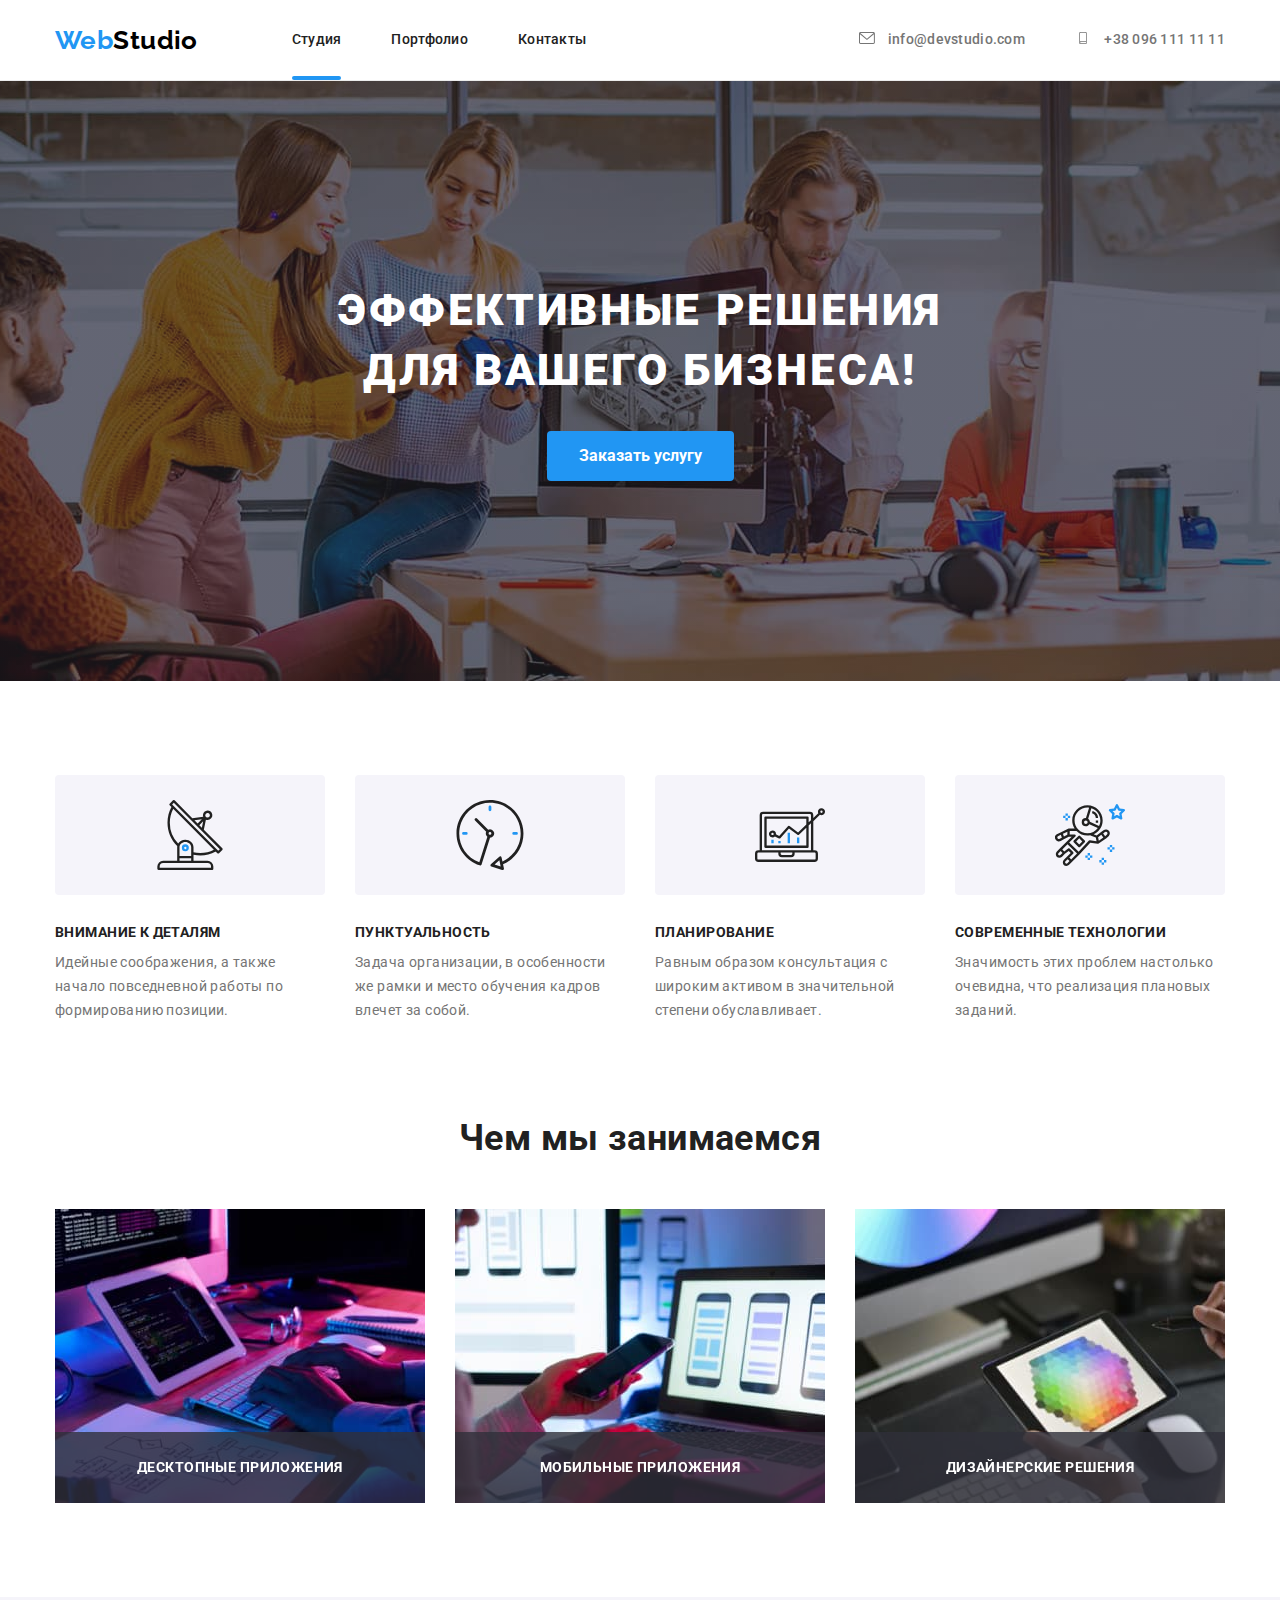
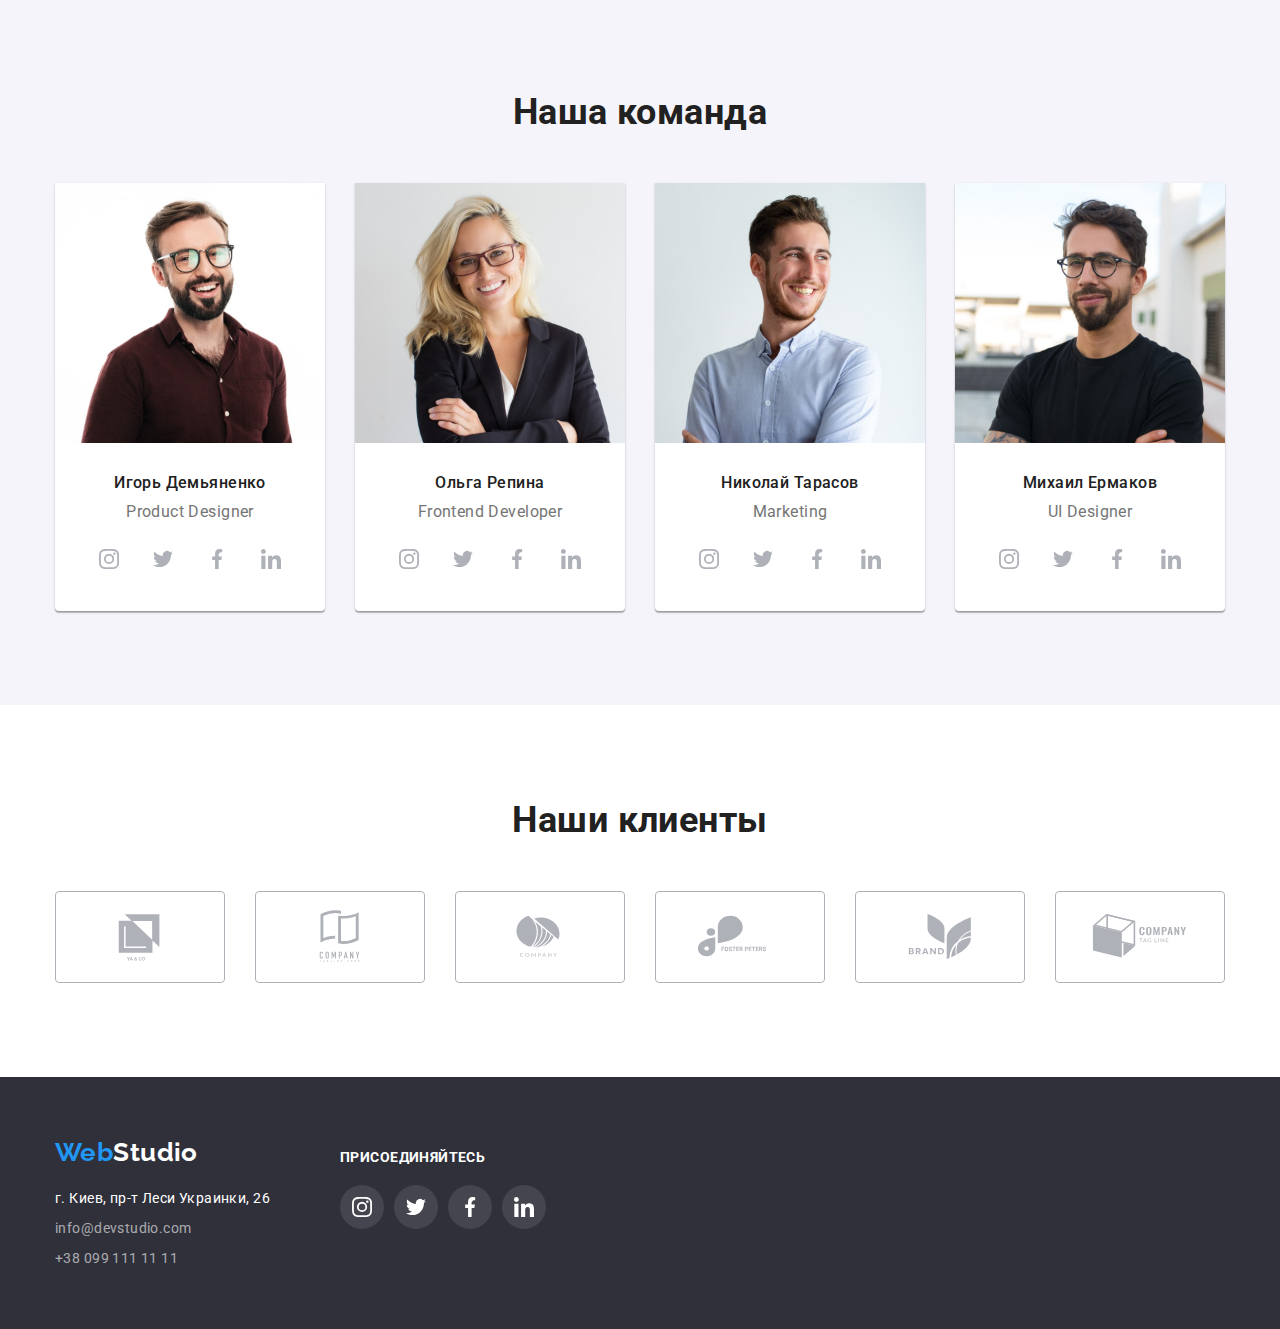
<file: index.html>
<!DOCTYPE html>
<html lang="ru">

<head>
    <meta charset="UTF-8">
    <meta http-equiv="X-UA-Compatible" content="IE=edge">
    <meta name="viewport" content="width=device-width, initial-scale=1.0">
    <title>Web Studio</title>
    <link rel="preconnect" href="https://fonts.googleapis.com">
    <link rel="preconnect" href="https://fonts.gstatic.com" crossorigin>
    <link href="https://fonts.googleapis.com/css2?family=Raleway:wght@700&family=Roboto:wght@400;500;700;900&display=swap"
        rel="stylesheet">
    <link rel="stylesheet" href="https://cdnjs.cloudflare.com/ajax/libs/modern-normalize/1.1.0/modern-normalize.css" />
    <link rel="stylesheet" href="./css/styles.css" />
    
</head>

<body>

    <!--шапка сторінки-->
    <header>
        <div class="container container-header">
            <div class="main-menu">
                <!--навігація по сайту/ головне меню-->
                <nav class="nav-menu">

                    <!--логотип-посилання-->
                    <a class="link logo-text" href="./index.html" id="top">Web<span class="top-logo-text">Studio</span></a>

                    <ul class="list main-nav">
                        <li class="item"><a class="link nav-link underline" href="#studio">Студия</a></li>   <!--посилання на якір з інф. про студію-->
                        <li class="item"><a class="link nav-link" href="./portfolio.html">Портфолио</a></li>               <!--посилання на сторінку з портфоліо-->
                        <li class="item"><a class="link nav-link" href="#contacts">Контакты</a></li>                       <!--посилання на якір контантів/футер сторінки -->
                    </ul>
                </nav>
            </div>

            <ul class="list contacts-nav">
                <li class="item">
                    
                    <a class="link contact-link" href="mailto:info@devstudio.com">
                        <svg class="contact-icon" width="16" height="12">
                            <use href="./images/icons.svg#icon-envelope"></use>
                        </svg>
                            <span lang="en">info@devstudio.com</span>
                    </a>
                </li>

                <li class="item">
                    <a class="link contact-link" href="tel:+380961111111">
                        <svg class="contact-icon" width="16" height="12">
                            <use href="./images/icons.svg#icon-smartphone"></use>
                        </svg>
                        <span>+38 096 111 11 11</span>
                    </a>
                </li>
            </ul>

        </div>
    </header>

    <main>

        <!--секція з кнопкою замовлення послуги-->
        <section class="hero overlay">
            
                <div class="container">
                    <h1 class="hero-title">Эффективные решения для вашего бизнеса!</h1>

                    <button class="hero-btn" type="button" data-modal-open> Заказать услугу</button>

                    <div class="backdrop is-hidden" data-modal>
                       
                        <div class="modal"> 
                            
                            <button class="close-modal-btn" data-modal-close>
                                <svg width="11" height="11">
                                    <use href="./images/icons.svg#close-cross-icon"></use>
                                </svg>
                            </button>

                        </div>
                    </div>
                </div>
            
        </section>


        <!--секція з основною інформацією про веб-студію-->
        <section class="description">
            
            <div class="container">
                <h2 class="visually-hidden">Методы работы нашей веб-студии</h2>
                
                <!-- контейнер з текстовими блоками-->
                <ul class="list description-list">
                    <li class="description-item">
                        <div class="descr-icon-space">
                            <svg class="descr-icon" width="70" height="70">
                                <use href="./images/icons.svg#icon-antenna-1"></use>
                            </svg>
                        </div>
                        <h3 class="description-title">Внимание к деталям</h3>
                        <p class="description-text">
                            Идейные соображения, а также начало повседневной работы по формированию позиции.
                        </p>
                    </li>

                    <li class="description-item">
                        <div class="descr-icon-space">
                            <svg class="descr-icon" width="70" height="70">
                                <use href="./images/icons.svg#icon-clock-1"></use>
                            </svg>
                        </div>
                        <h3 class="description-title">Пунктуальность</h3>
                        <p class="description-text">
                           Задача организации, в особенности же рамки и место обучения кадров влечет за собой.
                        </p>
                    </li>

                    <li class="description-item">
                        <div class="descr-icon-space">
                            <svg class="descr-icon" width="70" height="70">
                                <use href="./images/icons.svg#icon-diagram-1"></use>
                            </svg>
                        </div>
                        <h3 class="description-title">Планирование</h3>
                        <p class="description-text">
                            Равным образом консультация с широким активом в значительной степени обуславливает.
                        </p>
                    </li>

                    <li class="description-item">
                        <div class="descr-icon-space">
                            <svg class="descr-icon" width="70" height="70">
                                <use href="./images/icons.svg#icon-astronaut-1"></use>
                            </svg>
                        </div>
                        <h3 class="description-title">Современные технологии</h3>
                        <p class="description-text">
                            Значимость этих проблем настолько очевидна, что реализация плановых заданий.
                        </p>
                    </li>
                    
                </ul>
            </div>
        </section>

        <!--інформаційна секція -->
        <section class="info">
            <div class="container">
                <h2 class="section-title">Чем мы занимаемся</h2>
                <ul class="list info-list">
                    <li class="info-item">
                    
                        <!--<div class="info-item-"> -->
                        <img src="./images/image1.jpg" alt="рабочий стол" width="370">
                        <p class="info-title">Десктопные приложения</p>
                    
                    </li>
                    
                    <li class="info-item">
                        <img src="./images/image2.jpg" alt="экран ноутбука" width="370">
                        <p class="info-title">Мобильные приложения</p>
                    </li>
                    
                    <li class="info-item">
                        <img src="./images/image3.jpg" alt="планшет" width="370">
                        <p class="info-title">Дизайнерские решения</p>
                    </li>
                </ul>
            </div>
        </section>


        <!--секція з інформацією про персонал веб-студії-->
        <section class="team">
            <div class="container">
                <h2 class="section-title">Наша команда</h2>

                <ul class="list team-list">
                    <li class="team-item">
                        <img src="./images/card1.jpg" alt="Игорь Демьяненко. Product Designer" width="270">
                        
                        <div class="team-border">
                            <h3 class="team-name">Игорь Демьяненко</h3>
                            <p class="team-position" lang="en">Product Designer</p>
                        
                            <ul class="list social-icon-list">
                                <li class="social-icon-area">
                                    <a class="social-link" href="#">
                                        <svg class="social-icon" width="20" height="20">
                                            <use href="./images/icons.svg#icon-instagram-icon"></use>
                                        </svg>
                                    </a>
                                </li>
                                
                                <li class="social-icon-area">
                                    <a class="social-link" href="">
                                        <svg class="social-icon" width="20" height="20">
                                            <use href="./images/icons.svg#icon-twitter-icon"></use>
                                        </svg>
                                    </a>
                                </li>
                            
                                <li class="social-icon-area">
                                    <a class="social-link" href="">
                                        <svg class="social-icon" width="20" height="20">
                                            <use href="./images/icons.svg#icon-facebook-icon"></use>
                                        </svg>
                                    </a>
                                </li>
                                
                                <li class="social-icon-area">
                                    <a class="social-link" href="">
                                        <svg class="social-icon" width="20" height="20">
                                            <use href="./images/icons.svg#icon-linkedin-icon"></use>
                                        </svg>
                                    </a>
                                </li>
                                
                            </ul>
                        
                        </div>
                    </li>


                    <li class="team-item">
                        <img src="./images/card2.jpg" alt="Ольга Репина. Frontend Developer" width="270">
                        
                        <div class="team-border">
                            <h3 class="team-name">Ольга Репина</h3>
                            <p class="team-position" lang="en">Frontend Developer</p>

                            <ul class="list social-icon-list">
                                <li class="social-icon-area">
                                    <a class="social-link" href="#">
                                        <svg class="social-icon" width="20" height="20">
                                            <use href="./images/icons.svg#icon-instagram-icon"></use>
                                        </svg>
                                    </a>
                                </li>

                                <li class="social-icon-area">
                                    <a class="social-link" href="">
                                        <svg class="social-icon" width="20" height="20">
                                            <use href="./images/icons.svg#icon-twitter-icon"></use>
                                        </svg>
                                    </a>
                                </li>

                                <li class="social-icon-area">
                                    <a class="social-link" href="">
                                        <svg class="social-icon" width="20" height="20">
                                            <use href="./images/icons.svg#icon-facebook-icon"></use>
                                        </svg>
                                    </a>
                                </li>

                                <li class="social-icon-area">
                                    <a class="social-link" href="">
                                        <svg class="social-icon" width="20" height="20">
                                            <use href="./images/icons.svg#icon-linkedin-icon"></use>
                                        </svg>
                                    </a>
                                </li>

                            </ul>

                        </div>
                    </li>

                    <li class="team-item">
                        <img src="./images/card3.jpg" alt="Николай Тарасов. Marketing" width="270">

                        <div class="team-border">
                            <h3 class="team-name">Николай Тарасов</h3>
                            <p class="team-position" lang="en">Marketing</p>

                            <ul class="list social-icon-list">
                                <li class="social-icon-area">
                                    <a class="social-link" href="#">
                                        <svg class="social-icon" width="20" height="20">
                                            <use href="./images/icons.svg#icon-instagram-icon"></use>
                                        </svg>
                                    </a>
                                </li>
                            
                                <li class="social-icon-area">
                                    <a class="social-link" href="">
                                        <svg class="social-icon" width="20" height="20">
                                            <use href="./images/icons.svg#icon-twitter-icon"></use>
                                        </svg>
                                    </a>
                                </li>
                            
                                <li class="social-icon-area">
                                    <a class="social-link" href="">
                                        <svg class="social-icon" width="20" height="20">
                                            <use href="./images/icons.svg#icon-facebook-icon"></use>
                                        </svg>
                                    </a>
                                </li>
                            
                                <li class="social-icon-area">
                                    <a class="social-link" href="">
                                        <svg class="social-icon" width="20" height="20">
                                            <use href="./images/icons.svg#icon-linkedin-icon"></use>
                                        </svg>
                                    </a>
                                </li>
                            
                            </ul>
                        </div>
                    </li>

                    <li class="team-item">
                        <img src="./images/card4.jpg" alt="Михаил Ермаков. UI Designer" width="270">
                        
                        <div class="team-border">
                            <h3 class="team-name">Михаил Ермаков</h3>
                            <p class="team-position" lang="en">UI Designer</p>

                            <ul class="list social-icon-list">
                                <li class="social-icon-area">
                                    <a class="social-link" href="#">
                                        <svg class="social-icon" width="20" height="20">
                                            <use href="./images/icons.svg#icon-instagram-icon"></use>
                                        </svg>
                                    </a>
                                </li>
                            
                                <li class="social-icon-area">
                                    <a class="social-link" href="">
                                        <svg class="social-icon" width="20" height="20">
                                            <use href="./images/icons.svg#icon-twitter-icon"></use>
                                        </svg>
                                    </a>
                                </li>
                            
                                <li class="social-icon-area">
                                    <a class="social-link" href="">
                                        <svg class="social-icon" width="20" height="20">
                                            <use href="./images/icons.svg#icon-facebook-icon"></use>
                                        </svg>
                                    </a>
                                </li>
                            
                                <li class="social-icon-area">
                                    <a class="social-link" href="">
                                        <svg class="social-icon" width="20" height="20">
                                            <use href="./images/icons.svg#icon-linkedin-icon"></use>
                                        </svg>
                                    </a>
                                </li>
                            
                            </ul>
                        </div>
                    </li>
                </ul>
            </div>
        </section>

        <section class="our-clients">
            <div class="container container-clients">
                <h2 class="section-title">Наши клиенты</h2>

                <ul class="list client-icon-list">
                    <li class="client-item">
                        <a href="" class="client-link">
                            <svg class="client-icon"  width="106" height="60">
                                <use href="./images/icons.svg#icon-client-logo-1"></use>
                            </svg>
                        </a>
                    </li>

                    <li class="client-item">
                        <a href="" class="client-link">
                            <svg class="client-icon" width="106" height="60">
                                <use href="./images/icons.svg#icon-client-logo-2"></use>
                            </svg>
                        </a>
                    </li>

                    <li class="client-item">
                        <a href="" class="client-link">
                            <svg class="client-icon" width="106" height="60">
                                <use href="./images/icons.svg#icon-client-logo-3"></use>
                            </svg>
                        </a>
                    </li>

                    <li class="client-item">
                        <a href="" class="client-link">
                            <svg class="client-icon" width="106" height="60">
                                <use href="./images/icons.svg#icon-client-logo-4"></use>
                            </svg>
                        </a>
                    </li>

                    <li class="client-item">
                        <a href="" class="client-link">
                            <svg class="client-icon" width="106" height="60">
                                <use href="./images/icons.svg#icon-client-logo-5"></use>
                            </svg>
                        </a>
                    </li>

                    <li class="client-item">
                        <a href="" class="client-link">
                            <svg class="client-icon" width="106" height="60">
                                <use href="./images/icons.svg#icon-client-logo-6"></use>
                            </svg>
                        </a>
                    </li>

                </ul>

            </div>
        </section>

    </main>

    <!--контактна інформація-->
    <footer class="footer-section">
        <div class="container container-footer">
            
            <div>    <!--обгортка для вирівнювання різних блоків футера-->
                <!--логотип-посилання-->
                <a class="link logo-text" href="#top">Web<span class="footer-logo-text">Studio</span></a>
        
                <address id="contacts">
                    <ul class="list">
                        <li class="contact-item">
                            <a class="link post-address"
                                href="https://www.google.com/maps/place/%D0%B1%D1%83%D0%BB.+%D0%9B%D0%B5%D1%81%D0%B8+%D0%A3%D0%BA%D1%80%D0%B0%D0%B8%D0%BD%D0%BA%D0%B8,+26,+%D0%9A%D0%B8%D0%B5%D0%B2,+02000/@50.4265841,30.5361971,17z/data=!4m13!1m7!3m6!1s0x40d4cf0e033ecbe9:0x57a4dffefec77da0!2z0LHRg9C7LiDQm9C10YHQuCDQo9C60YDQsNC40L3QutC4LCAyNiwg0JrQuNC10LIsIDAyMDAw!3b1!8m2!3d50.4265807!4d30.5383858!3m4!1s0x40d4cf0e033ecbe9:0x57a4dffefec77da0!8m2!3d50.4265807!4d30.5383858">
                                г. Киев, пр-т Леси Украинки, 26</a>
                        </li>
                        <li class="contact-item">
                            <a class="link footer-contacts-text" href="mailto:info@devstudio.com">info@devstudio.com</a>
                        </li>
                        <li class="contact-item">
                            <a class="link footer-contacts-text" href="tel:+380991111111">+38 099 111 11 11</a>
                        </li>
                    </ul>
                </address>
            </div>

            <div class="footer-soc-link-block">
                            
                <p class="footer-title">ПРИСОЕДИНЯЙТЕСЬ</p>

                <ul class="list social-icon-list">
                    <li class="social-icon-area">
                        <a class="footer-social-link" href="#">
                            <svg class="footer-social-icon" width="20" height="20">
                                <use href="./images/icons.svg#icon-instagram-icon"></use>
                            </svg>
                        </a>
                    </li>
                
                    <li class="social-icon-area">
                        <a class="footer-social-link" href="">
                            <svg class="footer-social-icon" width="20" height="20">
                                <use href="./images/icons.svg#icon-twitter-icon"></use>
                            </svg>
                        </a>
                    </li>
                
                    <li class="social-icon-area">
                        <a class="footer-social-link" href="">
                            <svg class="footer-social-icon" width="20" height="20">
                                <use href="./images/icons.svg#icon-facebook-icon"></use>
                            </svg>
                        </a>
                    </li>
                
                    <li class="social-icon-area">
                        <a class="footer-social-link" href="">
                            <svg class="footer-social-icon" width="20" height="20">
                                <use href="./images/icons.svg#icon-linkedin-icon"></use>
                            </svg>
                        </a>
                    </li>
                
                </ul>
            </div>
            
        </div>
    </footer>

    <script src="./js/modal.js"></script>
</body>

</html>
</file>
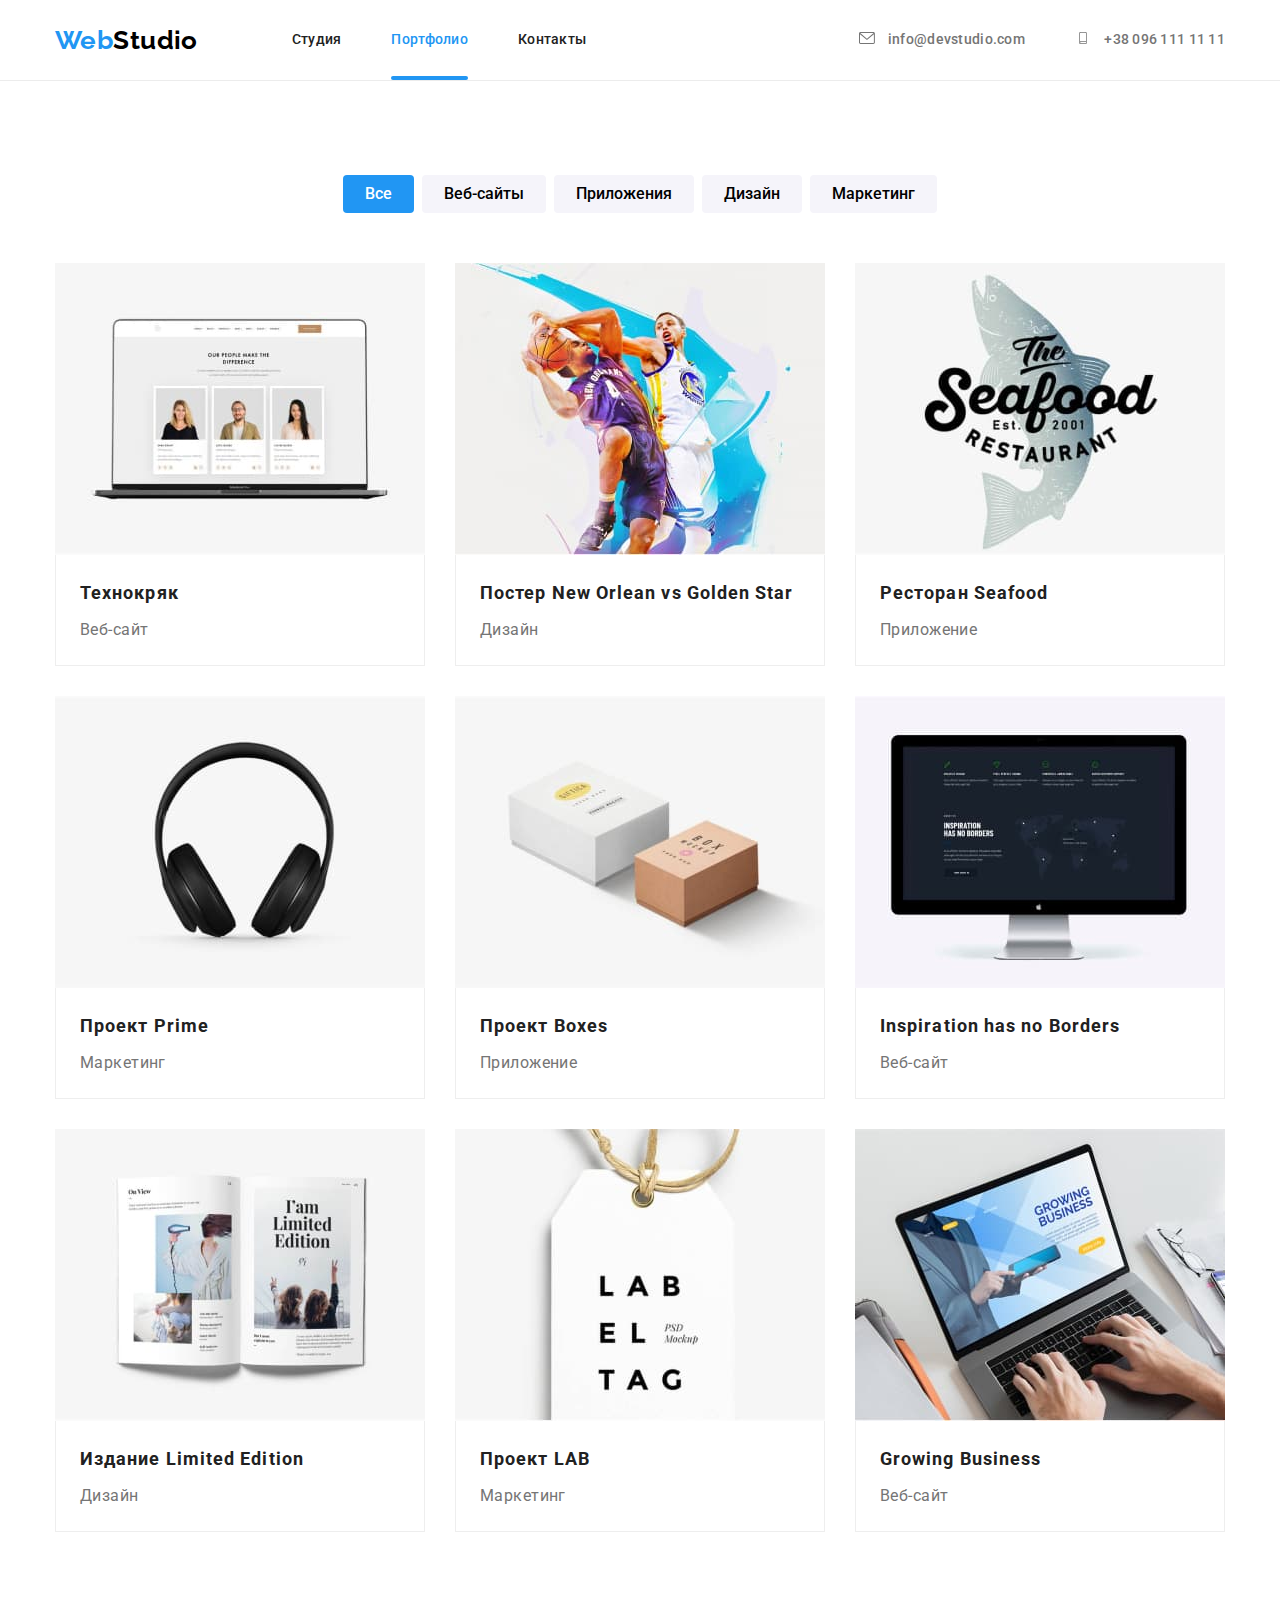
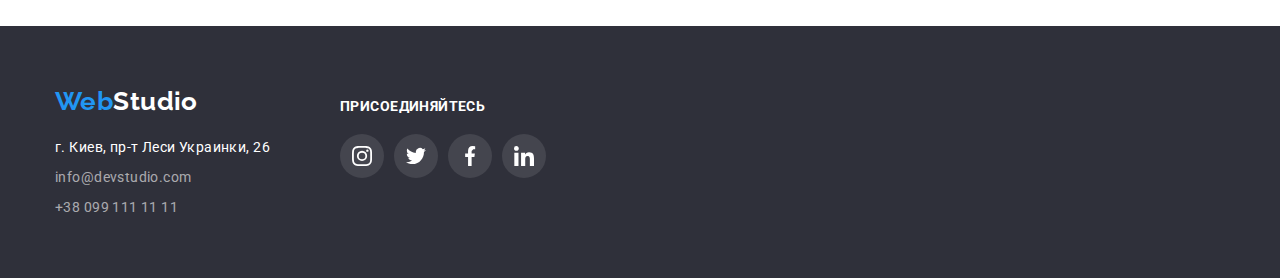
<file: portfolio.html>
<!DOCTYPE html>
<html lang="ru">

<head>
    <meta charset="UTF-8">
    <meta http-equiv="X-UA-Compatible" content="IE=edge">
    <meta name="viewport" content="width=device-width, initial-scale=1.0">
    <title>Web Studio</title>
    <link rel="preconnect" href="https://fonts.googleapis.com">
    <link rel="preconnect" href="https://fonts.gstatic.com" crossorigin>
    <link href="https://fonts.googleapis.com/css2?family=Raleway:wght@700&family=Roboto:wght@400;500;700;900&display=swap"
        rel="stylesheet">
    <link rel="stylesheet" href="https://cdnjs.cloudflare.com/ajax/libs/modern-normalize/1.1.0/modern-normalize.css" />
    <link rel="stylesheet" href="./css/styles.css" />
    </head>

<body>

    <!--шапка сторінки-->
<header>
        <div class="container container-header">
            <div class="main-menu">
                <nav class="nav-menu">

                    <a class="link logo-text" href="./index.html" id="top">Web<span class="top-logo-text">Studio</span></a>

                    <ul class="list main-nav">
                        <li class="item"><a class="link nav-link" href="./index.html">Студия</a></li>
                        <li class="item"><a class="link current" href="#portfolio">Портфолио</a></li>
                        <li class="item"><a class="link nav-link" href="#contacts">Контакты</a></li>
                    </ul>
                </nav>
            </div>

            <ul class="list contacts-nav">
                <li class="item">
            
                    <a class="link contact-link" href="mailto:info@devstudio.com">
                        <svg class="contact-icon" width="16" height="12">
                            <use href="./images/icons.svg#icon-envelope"></use>
                        </svg>
                            <span lang="en">info@devstudio.com</span>
                    </a>
                </li>
            
                <li class="item">
                    <a class="link contact-link" href="tel:+380961111111">
                        <svg class="contact-icon" width="16" height="12">
                            <use href="./images/icons.svg#icon-smartphone"></use>
                        </svg>
                            <span>+38 096 111 11 11</span>
                    </a>
                </li>
            </ul>
            

        </div>
    </header>


    <main>
        <section class="portfolio">
            <div class="container">
                <h1 class="visually-hidden">Портфолио</h1>
                                
                <ul class="list filter-button-list">
                    <li class="button-list-item"><button class="filter-button active" type="button">Все</button></li>
                    <li class="button-list-item"><button class="filter-button" type="button">Веб-сайты</button></li>
                    <li class="button-list-item"><button class="filter-button" type="button">Приложения</button></li>
                    <li class="button-list-item"><button class="filter-button" type="button">Дизайн</button></li>
                    <li class="button-list-item"><button class="filter-button" type="button">Маркетинг</button></li>
                </ul>
                
                <ul class="list portfolio-list">
                    <li class="portfolio-item">
                        <a href="" class="link portfolio-item-link">
                            <div class="portfolio-img-thumb">
                                <img src="./images/portfolio1.jpg" alt="интернет-магазин на экране ноутбука" width="370">
                                <p class="thunmb-descr">Ресурс предлагает комплексные предложения с разным уровнем функционала и сервисов. Все это позволит посетителю получить исчерпывающие сведения о компании или частном лице.</p>    
                                
                            </div> 
                            
                            <div class="portfolio-border">
                                <h2 class="portfolio-title">Технокряк</h2>
                                <p class="portfolio-description">Веб-сайт</p>
                            </div>
                        </a>
                    </li>
                    <li  class="portfolio-item">
                        <a href="" class="link portfolio-item-link">
                            <div class="portfolio-img-thumb">
                                <img src="./images/portfolio2.jpg" alt="постер баскетбольного матча" width="370">
                                <p class="thunmb-descr">Lorem ipsum dolor sit amet consectetur adipisicing elit. Doloribus, expedita. In architecto sint atque, minus magnam autem fugit quae eius, nesciunt laboriosam odio sed aspernatur!</p>
                            </div>

                            <div class="portfolio-border">
                                <h2 class="portfolio-title">Постер <span lang="en">New Orlean vs Golden Star</span></h2>
                                <p class="portfolio-description">Дизайн</p>
                            </div>
                        </a>
                    </li>
                    <li  class="portfolio-item">
                        <a href="" class="link portfolio-item-link">
                            <div class="portfolio-img-thumb">
                                <img src="./images/portfolio3.jpg" alt="название ресторана на фоне изображения рыбы" width="370">
                                <p class="thunmb-descr">Lorem ipsum dolor sit amet consectetur, adipisicing elit. Impedit aspernatur corrupti debitis velit eveniet vel recusandae obcaecati minus dolores reiciendis. Sed voluptatum sequi nesciunt reiciendis.</p>
                            </div>

                            <div class="portfolio-border">
                                <h2 class="portfolio-title">Ресторан <span lang="en">Seafood</span></h2>
                                <p class="portfolio-description">Приложение</p>
                            </div>
                        </a>
                    </li>
                    <li  class="portfolio-item">
                        <a href="" class="link portfolio-item-link">
                            <div class="portfolio-img-thumb">
                                <img src="./images/portfolio4.jpg" alt="наушники" width="370">
                                <p class="thunmb-descr">Lorem ipsum dolor sit amet consectetur, adipisicing elit. Impedit aspernatur corrupti debitis
                                    velit eveniet vel recusandae obcaecati minus dolores reiciendis. Sed voluptatum sequi nesciunt reiciendis.</p>
                            </div>

                            <div class="portfolio-border">
                                <h2 class="portfolio-title">Проект <span lang="en">Prime</span></h2>
                                <p class="portfolio-description">Маркетинг</p>
                            </div>
                        </a>
                    </li>
                    <li  class="portfolio-item">
                        <a href="" class="link portfolio-item-link">
                            <div class="portfolio-img-thumb">
                                <img src="./images/portfolio5.jpg" alt="2 коробочки разного размера" width="370">
                                <p class="thunmb-descr">Lorem ipsum dolor sit amet consectetur, adipisicing elit. Impedit aspernatur corrupti debitis
                                velit eveniet vel recusandae obcaecati minus dolores reiciendis. Sed voluptatum sequi nesciunt reiciendis.</p>
                            </div>

                            <div class="portfolio-border">
                                <h2 class="portfolio-title">Проект <span lang="en">Boxes</span></h2>
                                <p class="portfolio-description">Приложение</p>
                            </div>
                        </a>
                    </li>
                    <li  class="portfolio-item">
                        <a href="" class="link portfolio-item-link">
                            <div class="portfolio-img-thumb">
                                <img src="./images/portfolio6.jpg" alt="моноблок с демонстрацией сайта" width="370">
                                <p class="thunmb-descr">Lorem ipsum dolor sit amet consectetur, adipisicing elit. Impedit aspernatur corrupti debitis
                                    velit eveniet vel recusandae obcaecati minus dolores reiciendis. Sed voluptatum sequi nesciunt reiciendis.</p>
                            </div>

                            <div class="portfolio-border">
                                <h2 class="portfolio-title" lang="en">Inspiration has no Borders</h2>
                                <p class="portfolio-description">Веб-сайт</p>
                            </div>
                        </a>
                    </li>
                    <li  class="portfolio-item">
                        <a href="" class="link portfolio-item-link">
                            <div class="portfolio-img-thumb">
                                <img src="./images/portfolio7.jpg" alt="разворот открытой книги с иллюстрациями" width="370">
                                <p class="thunmb-descr">Lorem ipsum dolor sit amet consectetur, adipisicing elit. Impedit aspernatur corrupti debitis
                                    velit eveniet vel recusandae obcaecati minus dolores reiciendis. Sed voluptatum sequi nesciunt reiciendis.</p>
                            </div>

                            <div class="portfolio-border">
                                <h2 class="portfolio-title">Издание <span lang="en">Limited Edition</span></h2>
                                <p class="portfolio-description">Дизайн</p>
                            </div>
                        </a>
                    </li>
                    <li  class="portfolio-item">
                        <a href="" class="link portfolio-item-link">
                            <div class="portfolio-img-thumb">
                                <img src="./images/portfolio8.jpg" alt="ярлык с надписью LAB EL TAG" width="370">
                                <p class="thunmb-descr">Lorem ipsum dolor sit amet consectetur, adipisicing elit. Impedit aspernatur corrupti debitis
                                    velit eveniet vel recusandae obcaecati minus dolores reiciendis. Sed voluptatum sequi nesciunt reiciendis.</p>
                            </div>

                            <div class="portfolio-border">
                                <h2 class="portfolio-title">Проект <span lang="en">LAB</span></h2>
                                <p class="portfolio-description">Маркетинг</p>
                            </div>    
                        </a>
                    </li>
                    <li  class="portfolio-item">
                        <a href="" class="link portfolio-item-link">
                            <div class="portfolio-img-thumb">
                                <img src="./images/portfolio9.jpg" alt="работа руками на нетбуке" width="370">
                                <p class="thunmb-descr">Lorem ipsum dolor sit amet consectetur, adipisicing elit. Impedit aspernatur corrupti debitis
                                    velit eveniet vel recusandae obcaecati minus dolores reiciendis. Sed voluptatum sequi nesciunt reiciendis.</p>
                            </div>

                            <div class="portfolio-border">
                                <h2 class="portfolio-title" lang="en">Growing Business</h2>
                                <p class="portfolio-description">Веб-сайт</p>
                            </div>
                        </a>
                    </li>
                </ul>
            </div>    
        </section>
    </main>

    <!--контактна інформація-->
    <footer class="footer-section">
        <div class="container container-footer">
            <div>
                <!--логотип-посилання-->
                <a class="link logo-text" href="#top">Web<span class="footer-logo-text">Studio</span></a>
        
                <address id="contacts">
                    <ul class="list">
                        <li class="contact-item">
                            <a class="link post-address"
                                href="https://www.google.com/maps/place/%D0%B1%D1%83%D0%BB.+%D0%9B%D0%B5%D1%81%D0%B8+%D0%A3%D0%BA%D1%80%D0%B0%D0%B8%D0%BD%D0%BA%D0%B8,+26,+%D0%9A%D0%B8%D0%B5%D0%B2,+02000/@50.4265841,30.5361971,17z/data=!4m13!1m7!3m6!1s0x40d4cf0e033ecbe9:0x57a4dffefec77da0!2z0LHRg9C7LiDQm9C10YHQuCDQo9C60YDQsNC40L3QutC4LCAyNiwg0JrQuNC10LIsIDAyMDAw!3b1!8m2!3d50.4265807!4d30.5383858!3m4!1s0x40d4cf0e033ecbe9:0x57a4dffefec77da0!8m2!3d50.4265807!4d30.5383858">
                                г. Киев, пр-т Леси Украинки, 26</a>
                        </li>
                        <li class="contact-item">
                            <a class="link footer-contacts-text" href="mailto:info@devstudio.com">info@devstudio.com</a>
                        </li>
                        <li class="contact-item">
                            <a class="link footer-contacts-text" href="tel:+380991111111">+38 099 111 11 11</a>
                        </li>
                    </ul>
                </address>
            </div>

            <div class="footer-soc-link-block">
            
                <p class="footer-title">ПРИСОЕДИНЯЙТЕСЬ</p>
            
                <ul class="list social-icon-list">
                    <li class="social-icon-area">
                        <a class="footer-social-link" href="#">
                            <svg class="footer-social-icon" width="20" height="20">
                                <use href="./images/icons.svg#icon-instagram-icon"></use>
                            </svg>
                        </a>
                    </li>
            
                    <li class="social-icon-area">
                        <a class="footer-social-link" href="">
                            <svg class="footer-social-icon" width="20" height="20">
                                <use href="./images/icons.svg#icon-twitter-icon"></use>
                            </svg>
                        </a>
                    </li>
            
                    <li class="social-icon-area">
                        <a class="footer-social-link" href="">
                            <svg class="footer-social-icon" width="20" height="20">
                                <use href="./images/icons.svg#icon-facebook-icon"></use>
                            </svg>
                        </a>
                    </li>
            
                    <li class="social-icon-area">
                        <a class="footer-social-link" href="">
                            <svg class="footer-social-icon" width="20" height="20">
                                <use href="./images/icons.svg#icon-linkedin-icon"></use>
                            </svg>
                        </a>
                    </li>
            
                </ul>
            </div>
        </div>

    </footer>

</body>

</html>
</file>
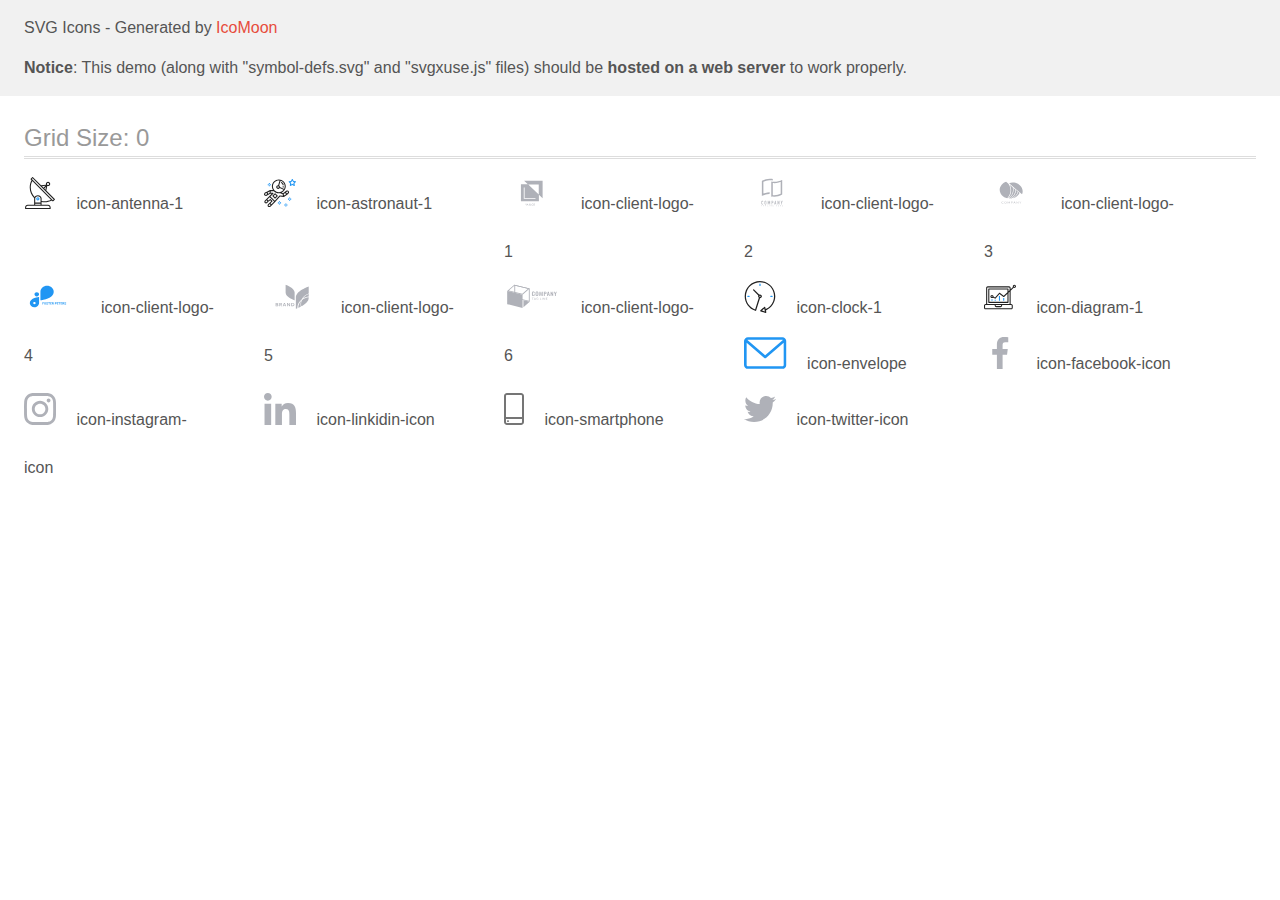
<file: sources/icomoon-sprite-2/demo-external-svg.html>
<!doctype html>
<html>
<head>
    <title>IcoMoon - SVG Icons</title>
    <meta charset="utf-8">
    <meta name="viewport" content="width=device-width, initial-scale=1">
    <link rel="stylesheet" href="demo-files/demo.css">
    <link rel="stylesheet" href="style.css">
</head>
<body>
<header class="bgc1 clearfix">
<div class="mhl">
    <p>SVG Icons - Generated by <a href="https://icomoon.io/app">IcoMoon</a></p><p><strong>Notice</strong>: This demo (along with "symbol-defs.svg" and "svgxuse.js" files) should be <b>hosted on a web server</b> to work properly.</p>
</div>
</header>
    <div class="clearfix mhl ptl">
        <h1 class="mvm mtn fgc1">Grid Size: 0</h1>
        <div class="glyph fs1">
            <div class="clearfix pbs">
                <svg class="icon icon-antenna-1"><use xlink:href="symbol-defs.svg#icon-antenna-1"></use></svg><span class="name"> icon-antenna-1</span>
            </div>
        </div>
        <div class="glyph fs1">
            <div class="clearfix pbs">
                <svg class="icon icon-astronaut-1"><use xlink:href="symbol-defs.svg#icon-astronaut-1"></use></svg><span class="name"> icon-astronaut-1</span>
            </div>
        </div>
        <div class="glyph fs1">
            <div class="clearfix pbs">
                <svg class="icon icon-client-logo-1"><use xlink:href="symbol-defs.svg#icon-client-logo-1"></use></svg><span class="name"> icon-client-logo-1</span>
            </div>
        </div>
        <div class="glyph fs1">
            <div class="clearfix pbs">
                <svg class="icon icon-client-logo-2"><use xlink:href="symbol-defs.svg#icon-client-logo-2"></use></svg><span class="name"> icon-client-logo-2</span>
            </div>
        </div>
        <div class="glyph fs1">
            <div class="clearfix pbs">
                <svg class="icon icon-client-logo-3"><use xlink:href="symbol-defs.svg#icon-client-logo-3"></use></svg><span class="name"> icon-client-logo-3</span>
            </div>
        </div>
        <div class="glyph fs1">
            <div class="clearfix pbs">
                <svg class="icon icon-client-logo-4"><use xlink:href="symbol-defs.svg#icon-client-logo-4"></use></svg><span class="name"> icon-client-logo-4</span>
            </div>
        </div>
        <div class="glyph fs1">
            <div class="clearfix pbs">
                <svg class="icon icon-client-logo-5"><use xlink:href="symbol-defs.svg#icon-client-logo-5"></use></svg><span class="name"> icon-client-logo-5</span>
            </div>
        </div>
        <div class="glyph fs1">
            <div class="clearfix pbs">
                <svg class="icon icon-client-logo-6"><use xlink:href="symbol-defs.svg#icon-client-logo-6"></use></svg><span class="name"> icon-client-logo-6</span>
            </div>
        </div>
        <div class="glyph fs1">
            <div class="clearfix pbs">
                <svg class="icon icon-clock-1"><use xlink:href="symbol-defs.svg#icon-clock-1"></use></svg><span class="name"> icon-clock-1</span>
            </div>
        </div>
        <div class="glyph fs1">
            <div class="clearfix pbs">
                <svg class="icon icon-diagram-1"><use xlink:href="symbol-defs.svg#icon-diagram-1"></use></svg><span class="name"> icon-diagram-1</span>
            </div>
        </div>
        <div class="glyph fs1">
            <div class="clearfix pbs">
                <svg class="icon icon-envelope"><use xlink:href="symbol-defs.svg#icon-envelope"></use></svg><span class="name"> icon-envelope</span>
            </div>
        </div>
        <div class="glyph fs1">
            <div class="clearfix pbs">
                <svg class="icon icon-facebook-icon"><use xlink:href="symbol-defs.svg#icon-facebook-icon"></use></svg><span class="name"> icon-facebook-icon</span>
            </div>
        </div>
        <div class="glyph fs1">
            <div class="clearfix pbs">
                <svg class="icon icon-instagram-icon"><use xlink:href="symbol-defs.svg#icon-instagram-icon"></use></svg><span class="name"> icon-instagram-icon</span>
            </div>
        </div>
        <div class="glyph fs1">
            <div class="clearfix pbs">
                <svg class="icon icon-linkidin-icon"><use xlink:href="symbol-defs.svg#icon-linkidin-icon"></use></svg><span class="name"> icon-linkidin-icon</span>
            </div>
        </div>
        <div class="glyph fs1">
            <div class="clearfix pbs">
                <svg class="icon icon-smartphone"><use xlink:href="symbol-defs.svg#icon-smartphone"></use></svg><span class="name"> icon-smartphone</span>
            </div>
        </div>
        <div class="glyph fs1">
            <div class="clearfix pbs">
                <svg class="icon icon-twitter-icon"><use xlink:href="symbol-defs.svg#icon-twitter-icon"></use></svg><span class="name"> icon-twitter-icon</span>
            </div>
        </div>
  </div>
<script defer src="svgxuse.js"></script>
</body>
</html>
</file>
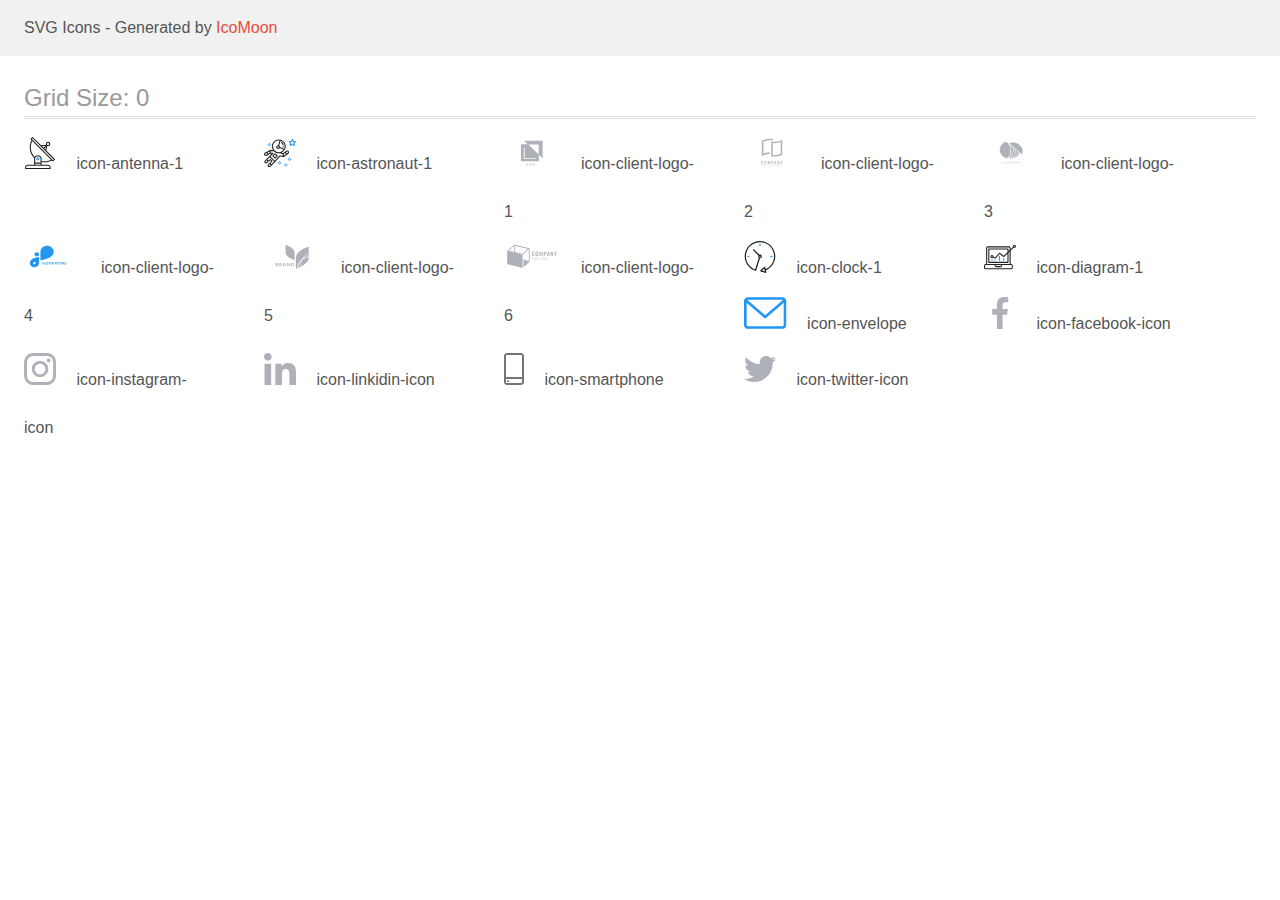
<file: sources/icomoon-sprite-2/demo.html>
<!doctype html>
<html>
<head>
    <title>IcoMoon - SVG Icons</title>
    <meta charset="utf-8">
    <meta name="viewport" content="width=device-width, initial-scale=1">
    <link rel="stylesheet" href="demo-files/demo.css">
    <link rel="stylesheet" href="style.css">
</head>
<body>
<svg aria-hidden="true" style="position: absolute; width: 0; height: 0; overflow: hidden;" version="1.1" xmlns="http://www.w3.org/2000/svg" xmlns:xlink="http://www.w3.org/1999/xlink">
<defs>
<symbol id="icon-antenna-1" viewBox="0 0 32 32">
<path fill="#212121" style="fill: var(--color1, #212121)" d="M30.773 22.098l-8.443-8.505 0.937-4.616c0.225 0.090 0.485 0.144 0.758 0.146h0.007c0.008 0 0.017 0 0.026 0 1.192 0 2.159-0.967 2.159-2.159s-0.967-2.159-2.159-2.159c-1.192 0-2.159 0.967-2.159 2.159 0 0.259 0.046 0.508 0.13 0.739l-0.005-0.015-4.96 0.606-8.091-8.133c-0.096-0.098-0.229-0.159-0.376-0.16h-0c-0.14 0.001-0.274 0.057-0.373 0.155l-1.512 1.504c-0.096 0.097-0.156 0.23-0.156 0.377s0.060 0.281 0.156 0.377v0l0.814 0.825c-1.143 2.062-1.816 4.522-1.816 7.139 0 4.106 1.656 7.824 4.336 10.525l-0.001-0.001c0.043 0.041 0.092 0.074 0.146 0.097-0.032 0.164-0.051 0.353-0.052 0.546v6.188h-6.4c-1.472 0.001-2.666 1.194-2.667 2.666v1.067c0 0.295 0.239 0.534 0.534 0.534h24.534c0.294 0 0.533-0.239 0.533-0.534v-1.067c-0.002-1.472-1.195-2.665-2.666-2.666h-6.4v-2.742c1.003 0.21 2.024 0.317 3.049 0.32 2.58-0.003 5.005-0.663 7.117-1.822l-0.077 0.039 0.818 0.823c0.099 0.101 0.235 0.159 0.376 0.16 0.14-0.001 0.274-0.057 0.373-0.155l1.512-1.504c0.096-0.097 0.156-0.23 0.156-0.377s-0.060-0.281-0.156-0.377v0zM23.28 6.233c0.193-0.192 0.459-0.31 0.752-0.31 0.589 0 1.067 0.478 1.067 1.066s-0.477 1.066-1.067 1.066c-0 0-0 0-0 0h-0.004c-0.587-0.003-1.061-0.479-1.061-1.066 0-0.295 0.12-0.563 0.314-0.756l0-0h-0.002zM22.024 9.737l-0.598 2.946-1.175-1.183 1.774-1.763zM21.419 8.835l-1.92 1.909-1.486-1.493 3.406-0.416zM24.004 28.8c0.884 0 1.6 0.716 1.6 1.6v0 0.534h-23.466v-0.534c0-0.884 0.716-1.6 1.6-1.6v0h20.267zM16.538 26.666v1.067h-5.334v-1.067h5.334zM11.204 25.6v-4.053c0-1.294 1.196-2.346 2.667-2.346s2.667 1.053 2.667 2.346v4.053h-5.334zM17.604 23.904v-2.357c0-1.882-1.675-3.413-3.733-3.413-0.017-0-0.038-0-0.058-0-1.353 0-2.54 0.707-3.213 1.771l-0.009 0.016c-2.36-2.482-3.812-5.846-3.812-9.55 0-2.314 0.567-4.496 1.569-6.414l-0.036 0.077 18.602 18.709c-1.823 0.947-3.979 1.502-6.266 1.502-1.079 0-2.128-0.124-3.136-0.357l0.093 0.018zM28.893 23.22l-21.057-21.181 0.754-0.752 7.935 7.98c0.004 0 0.006 0.007 0.010 0.010l13.114 13.191-0.757 0.752z"></path>
<path fill="#2196f3" style="fill: var(--color2, #2196f3)" d="M13.876 20.267h-0.005c-0.001 0-0.002 0-0.002 0-0.884 0-1.6 0.716-1.6 1.6s0.715 1.599 1.597 1.6h0.005c0.001 0 0.001 0 0.002 0 0.884 0 1.6-0.716 1.6-1.6s-0.715-1.599-1.598-1.6h-0zM14.249 22.245c-0.096 0.096-0.229 0.155-0.376 0.155-0.295 0-0.534-0.239-0.534-0.534s0.238-0.533 0.532-0.533h0c0.293 0.001 0.531 0.239 0.531 0.533 0 0.148-0.060 0.282-0.157 0.378l-0 0h0.005z"></path>
</symbol>
<symbol id="icon-astronaut-1" viewBox="0 0 32 32">
<path fill="#2196f3" style="fill: var(--color2, #2196f3)" d="M31.974 4.524c-0.064-0.191-0.227-0.332-0.427-0.362l-0.003-0-1.911-0.278-0.855-1.731c-0.179-0.365-0.777-0.365-0.956 0l-0.855 1.731-1.911 0.278c-0.26 0.039-0.457 0.26-0.457 0.528 0 0.15 0.062 0.285 0.161 0.382l1.383 1.348-0.326 1.903c-0.034 0.2 0.048 0.402 0.212 0.522 0.166 0.12 0.383 0.135 0.562 0.040l1.709-0.899 1.709 0.899c0.072 0.038 0.157 0.061 0.247 0.061 0.295 0 0.534-0.239 0.534-0.534 0-0.031-0.003-0.062-0.008-0.092l0 0.003-0.326-1.903 1.383-1.348c0.099-0.097 0.161-0.233 0.161-0.382 0-0.059-0.009-0.115-0.027-0.168l0.001 0.004zM29.511 5.851c-0.126 0.122-0.183 0.299-0.153 0.472l0.191 1.114-1-0.526c-0.072-0.039-0.158-0.062-0.249-0.062s-0.177 0.023-0.252 0.063l0.003-0.001-1 0.526 0.191-1.114c0.005-0.027 0.008-0.059 0.008-0.091 0-0.149-0.061-0.285-0.16-0.381l-0-0-0.811-0.79 1.119-0.162c0.174-0.025 0.324-0.134 0.402-0.292l0.5-1.013 0.5 1.013c0.078 0.158 0.228 0.267 0.402 0.292l1.119 0.162-0.809 0.79zM26.134 20.522h-1.067v1.067h1.067v-1.067zM26.134 22.656h-1.067v1.066h1.067v-1.066zM27.2 21.589h-1.067v1.067h1.067v-1.067zM25.067 21.589h-1.067v1.067h1.067v-1.067zM22.4 26.389h-1.067v1.067h1.067v-1.067zM22.4 28.523h-1.067v1.067h1.067v-1.067zM23.467 27.456h-1.067v1.067h1.067v-1.067zM21.334 27.456h-1.067v1.067h1.067v-1.067zM16 24.256h-1.066v1.067h1.066v-1.067zM16 26.389h-1.066v1.067h1.066v-1.067zM17.067 25.322h-1.067v1.067h1.067v-1.067zM14.934 25.322h-1.067v1.067h1.067v-1.067zM5.867 6.122h-1.066v1.066h1.066v-1.066zM5.867 8.256h-1.066v1.066h1.066v-1.066zM6.933 7.189h-1.067v1.067h1.066v-1.067zM4.8 7.189h-1.067v1.067h1.067v-1.067z"></path>
<path fill="#212121" style="fill: var(--color1, #212121)" d="M24.715 14.16c-0.28-0.376-0.698-0.636-1.179-0.703l-0.009-0.001c-0.076-0.012-0.164-0.018-0.254-0.018-0.411 0-0.789 0.139-1.090 0.373l0.004-0.003-1.253 0.96-1.898 1.417-1.358-0.541c2.421-1.086 4.113-3.508 4.113-6.32 0-3.823-3.122-6.934-6.961-6.934s-6.961 3.11-6.961 6.934c0 1.386 0.415 2.674 1.12 3.759l-2.768-0.024c-0.009 0-0.016 0.005-0.023 0.005-0.057 0.003-0.11 0.014-0.159 0.033l0.004-0.001c-0.013 0.005-0.026 0.007-0.038 0.013-0.006 0.003-0.013 0.003-0.019 0.006l-3.233 1.596c-0 0-0.001 0-0.001 0.001l-1.893 0.91c-0.024 0.011-0.045 0.023-0.065 0.036l0.001-0.001c-0.482 0.324-0.795 0.867-0.795 1.483 0 0.297 0.073 0.577 0.201 0.823l-0.005-0.010c0.22 0.424 0.592 0.742 1.043 0.885l0.013 0.003c0.161 0.053 0.345 0.083 0.537 0.083 0.308 0 0.598-0.078 0.851-0.216l-0.009 0.005 1.388-0.738 2.264-1.169 1.357-0.008-5.442 5.415c0 0.001-0.001 0.001-0.001 0.001l-1.339 1.333c-0.303 0.299-0.491 0.714-0.491 1.173 0 0.002 0 0.003 0 0.005v-0c0.002 0.919 0.748 1.664 1.667 1.664 0.001 0 0.002 0 0.002 0h-0c0.428 0 0.854-0.162 1.18-0.485l1.314-1.309 1.741-1.3 0.901 0.897-3.102 3.088c-0.303 0.299-0.491 0.714-0.491 1.173 0 0.001 0 0.003 0 0.004v-0c0 0.445 0.174 0.864 0.49 1.179 0.302 0.3 0.717 0.485 1.176 0.485 0.001 0 0.002 0 0.003 0h-0c0.427 0 0.855-0.162 1.18-0.485l4.488-4.472c0.007-0.006 0.016-0.009 0.022-0.016l5.166-5.658 3.471 0.494c0.025 0.004 0.050 0.006 0.075 0.006 0.064 0 0.127-0.016 0.187-0.038 0.017-0.006 0.032-0.015 0.049-0.023 0.019-0.010 0.039-0.015 0.058-0.027l3.213-2.133c0.012-0.008 0.018-0.021 0.029-0.030 0.013-0.010 0.029-0.014 0.041-0.026l1.271-1.191c0.348-0.326 0.564-0.787 0.564-1.3 0-0.4-0.132-0.769-0.355-1.066l0.003 0.005zM2.13 17.77c-0.098 0.054-0.215 0.086-0.34 0.086-0.078 0-0.153-0.013-0.224-0.036l0.005 0.001c-0.294-0.093-0.504-0.364-0.504-0.683 0-0.235 0.114-0.444 0.289-0.575l0.002-0.001 1.314-0.632 0.316 0.924 0.133 0.389-0.992 0.527zM5.627 15.942l-1.548 0.8-0.255-0.746-0.184-0.537 2.027-1.001-0.040 1.484zM20.727 9.322c0 0.918-0.219 1.785-0.599 2.56l-4.181-1.899c-0.044-0.575-0.342-1.072-0.782-1.384l-0.006-0.004 1.464-4.861c2.377 0.757 4.104 2.975 4.104 5.588zM8.938 9.322c0-3.235 2.644-5.867 5.894-5.867 0.253 0 0.5 0.022 0.745 0.053l-1.432 4.753c-0.019 0-0.037-0.006-0.057-0.006-0 0-0.001 0-0.001 0-1.032 0-1.869 0.835-1.872 1.867v0c0.003 1.031 0.84 1.867 1.872 1.867 0 0 0 0 0.001 0h-0c0.695 0 1.295-0.383 1.618-0.944l3.863 1.755c-1.075 1.447-2.795 2.39-4.737 2.39-3.25 0-5.894-2.632-5.894-5.867zM14.895 10.122c0 0.441-0.362 0.8-0.806 0.8-0 0-0.001 0-0.001 0-0.443 0-0.802-0.358-0.804-0.8v-0c0-0.441 0.361-0.8 0.806-0.8s0.806 0.359 0.806 0.8zM2.464 25.146c-0.11 0.109-0.261 0.176-0.428 0.176s-0.317-0.067-0.427-0.175l0 0c-0.109-0.108-0.176-0.257-0.176-0.422s0.067-0.314 0.176-0.422l0-0 0.962-0.959 0.852 0.848-0.959 0.954zM5.678 28.88c-0.11 0.109-0.261 0.176-0.428 0.176s-0.317-0.067-0.427-0.175l0 0c-0.109-0.108-0.176-0.257-0.176-0.422s0.067-0.314 0.176-0.422l0-0 0.963-0.959 0.852 0.848-0.96 0.955zM9.16 25.411l-0.001 0.001-1.765 1.76-0.852-0.848 1.765-1.757c0.040-0.040 0.065-0.088 0.090-0.136 0.007-0.014 0.020-0.026 0.026-0.040 0.016-0.041 0.019-0.085 0.026-0.128 0.003-0.025 0.014-0.048 0.014-0.073 0-0.035-0.013-0.070-0.020-0.105-0.006-0.032-0.006-0.064-0.019-0.096-0.025-0.053-0.055-0.098-0.092-0.138l0 0c-0.010-0.012-0.014-0.026-0.025-0.038h-0.001s0-0.001-0.001-0.002l-1.607-1.6c-0.017-0.017-0.039-0.024-0.058-0.038-0.025-0.021-0.054-0.040-0.084-0.056l-0.003-0.001c-0.026-0.012-0.058-0.023-0.090-0.031l-0.003-0.001c-0.030-0.009-0.065-0.017-0.101-0.020l-0.002-0c-0.007-0-0.015-0-0.023-0-0.026 0-0.051 0.002-0.075 0.005l0.003-0c-0.036 0.005-0.069 0.009-0.104 0.021s-0.064 0.027-0.094 0.045c-0.020 0.011-0.043 0.015-0.061 0.029l-1.774 1.324-0.901-0.897 2.399-2.386 4.36 4.289-0.928 0.919zM15.979 18.394c-0.016-0.002-0.030 0.004-0.046 0.003-0.008-0-0.017-0.001-0.027-0.001-0.031 0-0.062 0.003-0.092 0.008l0.003-0c-0.070 0.011-0.132 0.035-0.187 0.070l0.002-0.001c-0.030 0.018-0.057 0.037-0.083 0.061-0.013 0.011-0.028 0.016-0.040 0.029l-4.698 5.146-4.328-4.256 2.833-2.818c0.096-0.097 0.156-0.23 0.156-0.377 0-0.295-0.239-0.534-0.534-0.534-0.001 0-0.001 0-0.002 0h0l-2.219 0.013 0.028-1.607 3.104 0.027c1.264 1.297 3.027 2.101 4.978 2.101 0.001 0 0.002 0 0.003 0h-0c0.438 0 0.864-0.046 1.28-0.122 0.040 0.032 0.080 0.064 0.129 0.085l2.41 0.96 0.152 0.758 0.178 0.886-3.003-0.427zM20.020 18.572l-0.313-1.558 1.446-1.080 0.946 1.257-2.080 1.381zM23.773 15.741l-0.837 0.785-0.931-1.236 0.831-0.637c0.155-0.119 0.351-0.168 0.543-0.143 0.193 0.027 0.364 0.128 0.48 0.284 0.088 0.117 0.141 0.265 0.141 0.426 0 0.206-0.087 0.391-0.226 0.521l-0 0z"></path>
<path fill="#212121" style="fill: var(--color1, #212121)" d="M13.602 18.544l-2.143-2.134c-0.096-0.096-0.229-0.155-0.376-0.155s-0.28 0.059-0.376 0.155l-2.143 2.133c-0.097 0.097-0.156 0.23-0.156 0.378s0.060 0.281 0.156 0.378l-0-0 2.142 2.134c0.096 0.096 0.229 0.156 0.376 0.156s0.28-0.059 0.376-0.156v0l2.143-2.134c0.097-0.097 0.157-0.23 0.157-0.378s-0.060-0.281-0.157-0.378l-0-0zM11.083 20.303l-1.387-1.381 1.386-1.381 1.387 1.381-1.387 1.381zM17.164 5.071l-0.258 1.036c0.071 0.018 1.738 0.452 1.738 2.149h1.067c0-2.017-1.666-2.965-2.547-3.184zM19.711 9.322h-1.067v1.066h1.067v-1.066z"></path>
</symbol>
<symbol id="icon-client-logo-1" viewBox="0 0 57 32">
<path fill="#afb1b8" style="fill: var(--color3, #afb1b8)" d="M20.267 3.733l3.738 3.538-6.938-0.004v17.167h18.133v-6.564l3.733 3.534v-17.671h-18.667zM35.036 17.455l-10.597-10.032h10.597v10.032zM31.746 21.923h-11.81v-11.545h0.835v10.763h10.975v0.781zM22.725 26.72l-0.436 0.899-0.436-0.899h-0.366l0.637 1.198v0.698h0.331v-0.698l0.635-1.198h-0.364zM23.274 28.616l0.154-0.442h0.734l0.155 0.442h0.344l-0.717-1.896h-0.296l-0.716 1.896h0.342zM23.794 27.123l0.275 0.786h-0.549l0.275-0.787zM25.531 27.863c-0.045 0.067-0.071 0.149-0.071 0.238 0 0.001 0 0.002 0 0.003v-0c0 0.16 0.056 0.29 0.168 0.389s0.263 0.149 0.45 0.149c0.188 0 0.349-0.051 0.485-0.153l0.107 0.126h0.367l-0.278-0.33c0.109-0.149 0.164-0.341 0.164-0.574h-0.275c0 0.128-0.027 0.244-0.079 0.348l-0.366-0.432 0.129-0.094c0.078-0.053 0.144-0.119 0.195-0.195l0.002-0.003c0.038-0.061 0.060-0.136 0.060-0.216 0-0.001 0-0.002 0-0.003v0c0-0.002 0-0.005 0-0.007 0-0.117-0.051-0.221-0.132-0.293l-0-0c-0.084-0.076-0.197-0.123-0.32-0.123-0.007 0-0.013 0-0.020 0l0.001-0c-0.153 0-0.274 0.044-0.364 0.13s-0.135 0.203-0.135 0.352c0 0.061 0.014 0.123 0.043 0.189 0.030 0.065 0.082 0.144 0.155 0.237-0.14 0.101-0.235 0.188-0.282 0.261zM26.387 28.283c-0.081 0.066-0.185 0.106-0.299 0.107h-0c-0.005 0-0.010 0-0.015 0-0.082 0-0.156-0.031-0.212-0.083l0 0c-0.052-0.052-0.085-0.123-0.085-0.203 0-0.004 0-0.007 0-0.011l-0 0.001c0-0.101 0.052-0.192 0.156-0.271l0.041-0.029 0.414 0.489zM26.047 27.443c-0.090-0.11-0.134-0.202-0.134-0.275 0-0.063 0.019-0.116 0.055-0.157 0.034-0.039 0.084-0.063 0.139-0.063 0.003 0 0.005 0 0.008 0h-0c0.002-0 0.004-0 0.007-0 0.052 0 0.1 0.020 0.135 0.054l-0-0c0.037 0.035 0.056 0.077 0.056 0.126 0 0.002 0 0.005 0 0.007 0 0.071-0.031 0.134-0.080 0.177l-0 0-0.041 0.032-0.145 0.099zM29.133 28.473c0.13-0.114 0.205-0.272 0.224-0.474h-0.328c-0.018 0.135-0.059 0.232-0.124 0.29s-0.163 0.087-0.292 0.087c-0.141 0-0.249-0.054-0.323-0.162s-0.11-0.264-0.11-0.469v-0.167c0.002-0.203 0.041-0.355 0.117-0.46 0.077-0.105 0.188-0.157 0.331-0.157 0.123 0 0.217 0.030 0.28 0.091s0.104 0.158 0.12 0.294h0.328c-0.021-0.207-0.095-0.368-0.222-0.482s-0.296-0.171-0.506-0.171c-0.155 0-0.292 0.037-0.411 0.111-0.119 0.076-0.213 0.183-0.27 0.31l-0.002 0.005c-0.060 0.133-0.096 0.288-0.096 0.451 0 0.008 0 0.016 0 0.023l-0-0.001v0.177c0.003 0.174 0.035 0.327 0.098 0.46s0.151 0.234 0.266 0.306c0.116 0.071 0.249 0.107 0.4 0.107 0.216 0 0.389-0.056 0.519-0.169zM31.069 28.207c0.064-0.141 0.097-0.304 0.097-0.49v-0.105c0-0.006 0-0.013 0-0.020 0-0.169-0.036-0.329-0.102-0.473l0.003 0.007c-0.060-0.134-0.156-0.243-0.274-0.318l-0.003-0.002c-0.119-0.075-0.256-0.112-0.411-0.112s-0.291 0.037-0.411 0.113c-0.119 0.075-0.211 0.182-0.277 0.324-0.062 0.137-0.098 0.297-0.098 0.466 0 0.008 0 0.016 0 0.025l-0-0.001v0.107c0.001 0.181 0.034 0.341 0.099 0.48 0.066 0.139 0.159 0.246 0.279 0.322 0.121 0.075 0.258 0.112 0.411 0.112 0.156 0 0.293-0.037 0.412-0.112 0.119-0.076 0.212-0.183 0.276-0.323zM30.716 27.135c0.080 0.112 0.119 0.274 0.119 0.484v0.099c0 0.213-0.039 0.376-0.118 0.487-0.078 0.111-0.19 0.167-0.336 0.167-0.004 0-0.009 0-0.014 0-0.134 0-0.253-0.067-0.324-0.17l-0.001-0.001c-0.081-0.114-0.121-0.275-0.121-0.483v-0.109c0.002-0.204 0.043-0.362 0.122-0.473 0.071-0.102 0.188-0.168 0.321-0.168 0.005 0 0.010 0 0.014 0l-0.001-0c0.146 0 0.259 0.056 0.338 0.168z"></path>
</symbol>
<symbol id="icon-client-logo-2" viewBox="0 0 57 32">
<path fill="#afb1b8" style="fill: var(--color3, #afb1b8)" d="M26.727 3.165h-0.073c-0.112-0.007-0.224-0.010-0.336-0.012h-0.243c-0.212 0-0.428 0.005-0.642 0.016-0.007-0.001-0.016-0.001-0.024-0.001s-0.017 0-0.025 0.001l0.001-0c-2.059 0.12-3.971 0.635-5.699 1.47l0.090-0.039-0.23 0.111v11.809l0.54-0.183c0.474-0.163 0.978-0.309 1.5-0.445 1.29-0.345 2.775-0.553 4.305-0.573l0.012-0v1.551c-0.193 0.001-0.38 0.006-0.568 0.016h-0.045c-1.212 0.068-2.348 0.25-3.442 0.537l0.12-0.027c-1.503 0.382-2.82 0.91-4.044 1.586l0.087-0.044v-15.145c1.195-0.711 2.578-1.29 4.042-1.665l0.11-0.024c1.173-0.315 2.52-0.499 3.909-0.505h0.231c0.273 0.007 0.539 0.019 0.788 0.038 0.658 0.046 1.31 0.15 1.949 0.311v1.527c-0.544-0.133-1.189-0.234-1.849-0.282l-0.039-0.002-0.039-0.003c-0.132-0.011-0.263-0.022-0.386-0.022zM29.415 4.726c0.339 0.026 0.69 0.038 1.044 0.038 1.464-0.006 2.881-0.198 4.231-0.554l-0.117 0.026c1.502-0.383 2.819-0.912 4.043-1.587l-0.087 0.044v14.875c-1.195 0.71-2.578 1.289-4.042 1.665l-0.11 0.024c-1.173 0.314-2.52 0.498-3.91 0.503h-0.004c-0.029 0-0.062 0-0.096 0-1.020 0-2.010-0.128-2.955-0.368l0.083 0.018v-14.972c0.229 0.053 0.466 0.102 0.706 0.142 0.394 0.067 0.81 0.115 1.214 0.145zM36.985 4.842l-0.54 0.181c-0.496 0.167-0.997 0.316-1.5 0.449-1.344 0.36-2.888 0.569-4.48 0.575h-0.004c-0.352 0-0.676-0.010-0.989-0.030l-0.43-0.028v12.148l0.37 0.032c0.342 0.030 0.696 0.045 1.052 0.045 1.257-0.006 2.473-0.172 3.631-0.48l-0.1 0.023c1.059-0.269 1.977-0.608 2.848-1.031l-0.088 0.039 0.23-0.111v-11.812z"></path>
<path fill="#afb1b8" style="fill: var(--color3, #afb1b8)" d="M19.060 24.113c-0.145-0.15-0.348-0.243-0.572-0.243-0.010 0-0.020 0-0.030 0.001l0.001-0c-0.004-0-0.008-0-0.012-0-0.121 0-0.236 0.024-0.34 0.067l0.006-0.002c-0.205 0.082-0.364 0.243-0.442 0.444l-0.002 0.005c-0.043 0.107-0.063 0.22-0.062 0.335v2.023c-0.005 0.142 0.022 0.284 0.079 0.415 0.048 0.104 0.117 0.196 0.203 0.271 0.081 0.068 0.175 0.117 0.277 0.144 0.099 0.027 0.201 0.042 0.302 0.042 0.113 0.001 0.224-0.023 0.326-0.070 0.304-0.135 0.512-0.434 0.512-0.781v-0.226h-0.53v0.18c0 0.004 0 0.008 0 0.012 0 0.060-0.011 0.118-0.032 0.171l0.001-0.003c-0.018 0.045-0.044 0.083-0.077 0.114l-0 0c-0.061 0.047-0.137 0.076-0.221 0.077h-0c-0.009 0.001-0.020 0.002-0.031 0.002-0.089 0-0.168-0.043-0.216-0.11l-0.001-0.001c-0.044-0.071-0.071-0.158-0.071-0.251 0-0.007 0-0.014 0-0.021l-0 0.001v-1.887c-0.003-0.105 0.019-0.208 0.065-0.302 0.049-0.075 0.132-0.124 0.227-0.124 0.011 0 0.022 0.001 0.033 0.002l-0.001-0c0.003-0 0.006-0 0.010-0 0.092 0 0.174 0.045 0.226 0.114l0.001 0.001c0.055 0.071 0.088 0.162 0.088 0.26 0 0.004-0 0.008-0 0.012v-0.001 0.175h0.524v-0.206c0-0.003 0-0.006 0-0.009 0-0.124-0.024-0.243-0.067-0.352l0.002 0.006c-0.041-0.111-0.102-0.205-0.177-0.285l0 0zM22.202 24.091c-0.161-0.137-0.371-0.221-0.601-0.223h-0c-0.108 0-0.215 0.020-0.316 0.057-0.218 0.078-0.391 0.239-0.483 0.443l-0.002 0.005c-0.053 0.123-0.080 0.257-0.077 0.392v1.94c-0.004 0.137 0.023 0.272 0.077 0.397 0.048 0.105 0.117 0.197 0.205 0.271 0.081 0.075 0.176 0.133 0.279 0.171 0.101 0.037 0.208 0.057 0.316 0.057 0.231-0.001 0.442-0.087 0.603-0.229l-0.001 0.001c0.084-0.076 0.152-0.168 0.199-0.271 0.054-0.125 0.081-0.261 0.077-0.397v-1.941c0-0.005 0-0.011 0-0.017 0-0.135-0.029-0.264-0.080-0.381l0.002 0.006c-0.049-0.111-0.117-0.205-0.199-0.283l-0-0zM21.955 26.706c0.001 0.009 0.001 0.019 0.001 0.030 0 0.099-0.041 0.188-0.106 0.251l-0 0c-0.067 0.056-0.154 0.091-0.249 0.091s-0.182-0.034-0.25-0.091l0.001 0c-0.066-0.063-0.106-0.152-0.106-0.25 0-0.011 0-0.022 0.002-0.032l-0 0.001v-1.941c-0.001-0.009-0.001-0.019-0.001-0.030 0-0.098 0.041-0.187 0.106-0.25l0-0c0.067-0.056 0.154-0.091 0.249-0.091s0.182 0.034 0.25 0.091l-0.001-0c0.066 0.063 0.106 0.152 0.106 0.25 0 0.011-0 0.021-0.001 0.032l0-0.001v1.941zM26.329 27.573v-3.675h-0.508l-0.668 1.945h-0.009l-0.674-1.945h-0.503v3.674h0.525v-2.235h0.010l0.514 1.58h0.262l0.518-1.58h0.010v2.235h0.525zM29.311 24.157c-0.081-0.091-0.183-0.16-0.297-0.201-0.108-0.036-0.232-0.057-0.361-0.057-0.007 0-0.014 0-0.021 0h-0.779v3.675h0.524v-1.435h0.269c0.164 0.007 0.326-0.027 0.473-0.1 0.12-0.068 0.217-0.163 0.286-0.278l0.002-0.003c0.060-0.098 0.101-0.206 0.12-0.32 0.018-0.116 0.028-0.249 0.028-0.385 0-0.012-0-0.023-0-0.035l0 0.002c0.005-0.176-0.012-0.353-0.051-0.525-0.037-0.132-0.104-0.246-0.193-0.338l0 0zM29.041 25.277c-0.002 0.070-0.020 0.136-0.050 0.194l0.001-0.003c-0.030 0.056-0.077 0.101-0.133 0.128l-0.002 0.001c-0.065 0.030-0.14 0.047-0.22 0.047-0.010 0-0.019-0-0.028-0.001l0.001 0h-0.239v-1.249h0.27c0.008-0 0.016-0.001 0.025-0.001 0.077 0 0.149 0.017 0.214 0.048l-0.003-0.001c0.054 0.031 0.096 0.078 0.122 0.134l0.001 0.002c0.029 0.065 0.044 0.134 0.046 0.205v0.244c0 0.085 0.005 0.174 0 0.252h-0.005zM31.791 23.899h-0.429l-0.81 3.675h0.524l0.154-0.789h0.714l0.154 0.789h0.523l-0.829-3.675zM31.308 26.283l0.258-1.332h0.010l0.256 1.332h-0.523zM35.173 26.112h-0.010l-0.79-2.213h-0.503v3.675h0.523v-2.21h0.011l0.8 2.209h0.493v-3.674h-0.523v2.213zM38.372 23.899l-0.421 1.461h-0.011l-0.421-1.461h-0.554l0.719 2.122v1.553h0.524v-1.553l0.719-2.121h-0.555zM17.6 28.611h0.252v0.708h0.171v-0.708h0.251v-0.145h-0.674v0.146zM19.721 28.465l-0.331 0.853h0.182l0.070-0.194h0.34l0.073 0.194h0.187l-0.339-0.853h-0.182zM19.694 28.981l0.116-0.316 0.116 0.316h-0.232zM21.818 29.004h0.197v0.11c-0.055 0.044-0.126 0.072-0.203 0.072h-0c-0.004 0-0.008 0-0.012 0-0.068 0-0.129-0.032-0.169-0.081l-0-0c-0.040-0.057-0.063-0.127-0.063-0.203 0-0.007 0-0.013 0.001-0.020l-0 0.001c0-0.19 0.082-0.285 0.245-0.285 0.006-0.001 0.012-0.001 0.018-0.001 0.084 0 0.155 0.058 0.174 0.136l0 0.001 0.169-0.033c-0.036-0.166-0.156-0.251-0.362-0.251-0.003-0-0.007-0-0.011-0-0.11 0-0.211 0.042-0.287 0.11l0-0c-0.076 0.075-0.124 0.18-0.124 0.296 0 0.011 0 0.022 0.001 0.033l-0-0.001c-0 0.006-0 0.013-0 0.020 0 0.115 0.041 0.22 0.11 0.301l-0.001-0.001c0.075 0.078 0.181 0.126 0.297 0.126 0.009 0 0.018-0 0.027-0.001l-0.001 0c0.004 0 0.009 0 0.014 0 0.134 0 0.257-0.052 0.348-0.137l-0 0v-0.336h-0.37v0.144zM23.959 28.465h-0.173v0.853h0.597v-0.145h-0.425v-0.708zM25.77 28.465h-0.173v0.853h0.173v-0.853zM27.539 29.035l-0.349-0.57h-0.167v0.853h0.16v-0.557l0.343 0.557h0.172v-0.853h-0.158v0.57zM29.14 28.942h0.425v-0.145h-0.425v-0.187h0.457v-0.146h-0.63v0.853h0.647v-0.145h-0.475v-0.231zM33.020 28.802h-0.336v-0.336h-0.171v0.853h0.171v-0.373h0.336v0.373h0.172v-0.853h-0.172v0.337zM34.629 28.942h0.427v-0.145h-0.427v-0.187h0.459v-0.146h-0.629v0.853h0.646v-0.145h-0.475v-0.231zM36.812 28.943c0.149-0.023 0.224-0.102 0.224-0.237 0.001-0.007 0.001-0.015 0.001-0.024 0-0.068-0.033-0.128-0.085-0.166l-0.001-0c-0.063-0.032-0.137-0.051-0.216-0.051-0.012 0-0.023 0-0.035 0.001l0.002-0h-0.362v0.853h0.172v-0.357h0.034c0.004-0 0.009-0 0.014-0 0.034 0 0.066 0.007 0.094 0.020l-0.001-0.001c0.025 0.015 0.046 0.037 0.061 0.062l0.186 0.271h0.205l-0.104-0.166c-0.047-0.083-0.111-0.152-0.187-0.203l-0.002-0.001zM36.639 28.825h-0.126v-0.214h0.135c0.011-0.001 0.023-0.001 0.036-0.001 0.049 0 0.097 0.008 0.141 0.023l-0.003-0.001c0.023 0.021 0.037 0.050 0.037 0.083 0 0.037-0.018 0.069-0.045 0.090l-0 0c-0.043 0.014-0.092 0.021-0.142 0.021-0.011 0-0.022-0-0.033-0.001l0.002 0zM38.459 28.942h0.425v-0.145h-0.425v-0.187h0.459v-0.146h-0.631v0.853h0.647v-0.145h-0.475v-0.231z"></path>
</symbol>
<symbol id="icon-client-logo-3" viewBox="0 0 57 32">
<path fill="#afb1b8" style="fill: var(--color3, #afb1b8)" d="M19.417 26.187c0.009 0 0.017 0.002 0.025 0.005s0.015 0.007 0.021 0.013l-0-0 0.116 0.111c-0.091 0.090-0.202 0.162-0.327 0.211-0.129 0.048-0.278 0.076-0.434 0.076-0.011 0-0.021-0-0.032-0l0.002 0c-0.149 0.003-0.298-0.021-0.436-0.071-0.128-0.046-0.237-0.114-0.33-0.2l0.001 0.001c-0.090-0.085-0.161-0.188-0.21-0.302l-0.002-0.006c-0.047-0.114-0.075-0.246-0.075-0.385 0-0.004 0-0.008 0-0.012v0.001c-0-0.006-0-0.013-0-0.020 0-0.272 0.118-0.516 0.305-0.684l0.001-0.001c0.099-0.087 0.218-0.155 0.349-0.201 0.143-0.048 0.296-0.072 0.45-0.070 0.008-0 0.018-0 0.028-0 0.139 0 0.273 0.024 0.398 0.067l-0.009-0.003c0.115 0.044 0.221 0.104 0.313 0.179l-0.098 0.118c-0.007 0.008-0.015 0.015-0.024 0.021l-0 0c-0.010 0.006-0.021 0.009-0.034 0.009-0.002 0-0.004-0-0.006-0l0 0c-0.016-0.001-0.030-0.005-0.043-0.012l0 0-0.052-0.032-0.073-0.041c-0.066-0.032-0.144-0.057-0.225-0.070l-0.005-0.001c-0.048-0.008-0.104-0.013-0.161-0.013-0.004 0-0.009 0-0.013 0h0.001c-0.003-0-0.007-0-0.011-0-0.112 0-0.219 0.020-0.319 0.055l0.007-0.002c-0.098 0.034-0.182 0.085-0.254 0.15l0.001-0.001c-0.073 0.068-0.128 0.149-0.164 0.237-0.038 0.089-0.059 0.193-0.059 0.302 0 0.004 0 0.008 0 0.011v-0.001c-0 0.004-0 0.008-0 0.013 0 0.11 0.022 0.215 0.061 0.311l-0.002-0.005c0.036 0.087 0.091 0.167 0.162 0.236 0.067 0.064 0.149 0.115 0.242 0.147 0.095 0.034 0.196 0.051 0.299 0.051 0.059 0.001 0.119-0.003 0.178-0.010 0.148-0.015 0.28-0.074 0.385-0.164l-0.001 0.001c0.015-0.012 0.034-0.020 0.055-0.020h0zM22.775 25.629c0 0.003 0 0.008 0 0.012 0 0.138-0.029 0.269-0.081 0.387l0.002-0.006c-0.052 0.12-0.126 0.222-0.218 0.304l-0.001 0.001c-0.097 0.086-0.211 0.154-0.337 0.198l-0.007 0.002c-0.132 0.045-0.284 0.071-0.442 0.071s-0.31-0.026-0.452-0.074l0.010 0.003c-0.132-0.047-0.245-0.115-0.342-0.202l0.001 0.001c-0.093-0.084-0.168-0.187-0.219-0.303l-0.002-0.006c-0.050-0.116-0.078-0.251-0.078-0.393s0.029-0.277 0.081-0.4l-0.003 0.007c0.050-0.115 0.125-0.22 0.221-0.309 0.097-0.085 0.213-0.15 0.341-0.194 0.132-0.046 0.284-0.072 0.442-0.072s0.31 0.026 0.452 0.075l-0.010-0.003c0.129 0.045 0.246 0.114 0.343 0.201 0.096 0.088 0.171 0.192 0.22 0.305 0.054 0.127 0.081 0.261 0.078 0.396zM22.47 25.629c0-0.005 0-0.011 0-0.017 0-0.108-0.020-0.211-0.058-0.305l0.002 0.006c-0.071-0.182-0.216-0.322-0.396-0.384l-0.005-0.001c-0.096-0.033-0.206-0.052-0.321-0.052s-0.225 0.019-0.329 0.054l0.007-0.002c-0.096 0.034-0.178 0.085-0.246 0.15l0-0c-0.068 0.064-0.122 0.143-0.156 0.232l-0.001 0.004c-0.035 0.094-0.055 0.202-0.055 0.316s0.020 0.222 0.058 0.322l-0.002-0.006c0.071 0.182 0.217 0.322 0.399 0.383l0.005 0.001c0.207 0.068 0.435 0.068 0.643 0 0.093-0.033 0.177-0.083 0.245-0.148 0.070-0.069 0.123-0.149 0.156-0.236 0.039-0.101 0.058-0.209 0.055-0.316zM25.067 25.96l0.031 0.070c0.011-0.025 0.021-0.048 0.033-0.070 0.013-0.027 0.026-0.050 0.039-0.072l-0.002 0.003 0.743-1.174c0.015-0.020 0.028-0.033 0.043-0.037s0.033-0.007 0.051-0.007c0.003 0 0.007 0 0.010 0l-0-0h0.22v1.909h-0.26v-1.463c-0.001-0.010-0.001-0.021-0.001-0.033s0-0.023 0.001-0.035l-0 0.002-0.748 1.19c-0.010 0.018-0.025 0.033-0.043 0.043l-0.001 0c-0.018 0.010-0.040 0.016-0.063 0.016-0 0-0.001 0-0.001 0h-0.042c-0 0-0.001 0-0.002 0-0.023 0-0.044-0.006-0.063-0.016l0.001 0c-0.018-0.010-0.033-0.025-0.043-0.043l-0-0.001-0.77-1.198v1.532h-0.251v-1.905h0.219c0.003-0 0.007-0 0.010-0 0.018 0 0.036 0.002 0.052 0.007l-0.001-0c0.018 0.008 0.032 0.021 0.041 0.037l0.759 1.175c0.014 0.020 0.026 0.042 0.037 0.066l0.001 0.003zM27.863 25.865v0.715h-0.29v-1.906h0.649c0.123-0.002 0.244 0.012 0.362 0.042 0.094 0.023 0.181 0.064 0.256 0.119 0.062 0.049 0.111 0.112 0.144 0.184l0.001 0.003c0.035 0.078 0.051 0.161 0.050 0.244 0 0.003 0 0.008 0 0.012 0 0.172-0.082 0.325-0.209 0.422l-0.001 0.001c-0.075 0.057-0.163 0.1-0.258 0.126-0.098 0.028-0.211 0.044-0.327 0.044-0.008 0-0.016-0-0.024-0l-0.351-0.005zM27.863 25.66h0.352c0.076 0.001 0.153-0.009 0.226-0.029 0.062-0.018 0.116-0.046 0.164-0.083l-0.001 0.001c0.082-0.068 0.133-0.169 0.133-0.282 0-0.002 0-0.003-0-0.005v0c0-0.006 0.001-0.013 0.001-0.021 0-0.049-0.011-0.095-0.030-0.137l0.001 0.002c-0.024-0.052-0.059-0.095-0.101-0.13l-0.001-0.001c-0.097-0.065-0.217-0.104-0.345-0.104-0.016 0-0.032 0.001-0.048 0.002l0.002-0h-0.352v0.786zM31.772 26.582h-0.229c-0.001 0-0.003 0-0.004 0-0.022 0-0.043-0.007-0.060-0.018l0 0c-0.016-0.011-0.029-0.026-0.038-0.044l-0-0.001-0.197-0.461h-0.994l-0.205 0.461c-0.018 0.037-0.055 0.062-0.099 0.062-0.001 0-0.002 0-0.003-0h-0.23l0.873-1.909h0.302l0.884 1.909zM30.332 25.874h0.82l-0.346-0.777c-0.027-0.059-0.048-0.118-0.066-0.179l-0.034 0.1c-0.010 0.030-0.021 0.059-0.032 0.081l-0.343 0.775zM33.029 24.683c0.017 0.008 0.032 0.020 0.043 0.034l1.273 1.439v-1.482h0.26v1.909h-0.145c-0.001 0-0.002 0-0.003 0-0.020 0-0.040-0.004-0.057-0.012l0.001 0c-0.018-0.009-0.034-0.021-0.047-0.035l-0-0-1.27-1.438c0.001 0.010 0.001 0.021 0.001 0.033s-0 0.023-0.001 0.034l0-0.002v1.419h-0.26v-1.909h0.154c0.018 0 0.036 0.003 0.052 0.009zM36.748 25.823v0.758h-0.291v-0.757l-0.804-1.15h0.26c0.002-0 0.004-0 0.006-0 0.021 0 0.040 0.006 0.056 0.016l-0-0c0.016 0.013 0.029 0.027 0.039 0.043l0.503 0.742c0.020 0.032 0.038 0.061 0.052 0.089s0.027 0.054 0.037 0.081l0.037-0.082c0.014-0.030 0.031-0.059 0.050-0.087l0.496-0.747c0.011-0.015 0.023-0.029 0.037-0.040l0-0c0.016-0.012 0.036-0.019 0.057-0.019 0.002 0 0.004 0 0.006 0h0.263l-0.805 1.155zM24.923 21.47c0.126 0.014 0.254 0.025 0.384 0.035 1.962-0.763 3.622-2.011 4.772-3.588s1.739-3.415 1.694-5.282l-2.162-1.878c0.439 1.988 0.234 4.043-0.594 5.935s-2.245 3.547-4.094 4.779z"></path>
<path fill="#afb1b8" style="fill: var(--color3, #afb1b8)" d="M24.151 21.382l0.058 0.011c1.975-1.228 3.481-2.942 4.323-4.922s0.981-4.133 0.4-6.181l-3.080-2.676c1.245 2.199 1.747 4.661 1.445 7.099-0.301 2.437-1.392 4.75-3.147 6.669zM34.596 14.841c-0.523 2.052-1.794 3.902-3.623 5.276-0.5 0.38-1.064 0.737-1.658 1.043l-0.065 0.030c1.49-0.38 2.859-1.053 4.003-1.966s2.030-2.042 2.592-3.3l-1.249-1.084z"></path>
<path fill="#afb1b8" style="fill: var(--color3, #afb1b8)" d="M34.106 14.539l-1.778-1.545c-0.034 1.762-0.611 3.483-1.669 4.986s-2.562 2.732-4.352 3.559h0.009c0.399 0 0.797-0.021 1.194-0.062 1.673-0.594 3.151-1.538 4.302-2.748s1.94-2.65 2.295-4.189zM24.409 6.485l-2.122-1.845c-1.897 0.637-3.527 1.756-4.68 3.212s-1.772 3.179-1.778 4.946c0.007 1.952 0.763 3.846 2.149 5.383 1.385 1.536 3.321 2.628 5.501 3.101 1.946-2.060 3.085-4.605 3.252-7.266s-0.647-5.299-2.323-7.531zM39.008 14.254c-0.007-2.316-1.070-4.535-2.955-6.173s-4.439-2.561-7.105-2.567c-0.006 0-0.014-0-0.021-0-1.281 0-2.512 0.213-3.66 0.606l0.079-0.024 12.989 11.286c0.423-0.919 0.671-1.995 0.672-3.128v-0z"></path>
</symbol>
<symbol id="icon-client-logo-4" viewBox="0 0 57 32">
<path fill="#2196f3" style="fill: var(--color2, #2196f3)" d="M12.878 11.255h-0.002c-1.279 0-2.316 0.921-2.316 2.058v0.002c0 1.137 1.037 2.058 2.316 2.058h0.002c1.279 0 2.316-0.922 2.316-2.058v-0.001c0-1.137-1.037-2.059-2.316-2.059zM29.971 10.597c-0.004-1.579-0.711-3.092-1.967-4.209s-2.958-1.745-4.734-1.749c-1.777 0.003-3.481 0.631-4.737 1.748s-1.964 2.63-1.968 4.209v8.706s13.405-1.327 13.406-8.704v-0.002zM5.867 22.16c0.003 1.099 0.496 2.151 1.37 2.928s2.058 1.214 3.294 1.218c1.236-0.003 2.42-0.441 3.294-1.218s1.366-1.829 1.37-2.927v-6.058s-9.327 0.924-9.327 6.057zM10.53 23.245c-0.242 0-0.477-0.063-0.678-0.183-0.195-0.115-0.35-0.281-0.447-0.48l-0.003-0.007c-0.059-0.121-0.093-0.264-0.093-0.415 0-0.075 0.009-0.148 0.025-0.219l-0.001 0.007c0.047-0.211 0.163-0.404 0.334-0.556s0.388-0.255 0.625-0.297c0.072-0.013 0.154-0.021 0.239-0.021 0.168 0 0.328 0.030 0.476 0.085l-0.009-0.003c0.223 0.082 0.414 0.221 0.548 0.4s0.206 0.388 0.206 0.603c0.001 0.143-0.030 0.285-0.092 0.417-0.066 0.139-0.155 0.256-0.263 0.352l-0.001 0.001c-0.113 0.101-0.248 0.181-0.397 0.236-0.139 0.053-0.3 0.083-0.467 0.083-0 0-0.001 0-0.001 0h0v-0.004zM19.956 22.647h-0.9v0.93h-0.469v-2.276h1.482v0.38h-1.013v0.588h0.9v0.378zM22.209 22.491c0 0.224-0.039 0.42-0.118 0.589s-0.193 0.299-0.341 0.391c-0.139 0.086-0.308 0.138-0.489 0.138-0.006 0-0.012-0-0.018-0h0.001c-0.189 0-0.357-0.045-0.505-0.136-0.149-0.094-0.267-0.226-0.341-0.382l-0.002-0.006c-0.078-0.165-0.123-0.358-0.123-0.561 0-0.007 0-0.014 0-0.021v0.001-0.112c0-0.224 0.040-0.421 0.12-0.591 0.081-0.171 0.195-0.302 0.342-0.392 0.148-0.092 0.316-0.138 0.506-0.138s0.357 0.046 0.505 0.138c0.148 0.091 0.262 0.221 0.342 0.392 0.081 0.17 0.122 0.366 0.122 0.589v0.101zM21.734 22.388c0-0.238-0.043-0.42-0.128-0.544-0.076-0.113-0.203-0.186-0.348-0.186-0.006 0-0.013 0-0.019 0l0.001-0c-0.005-0-0.012-0-0.018-0-0.144 0-0.271 0.073-0.346 0.183l-0.001 0.001c-0.085 0.122-0.129 0.301-0.13 0.538v0.111c0 0.232 0.043 0.412 0.128 0.54s0.208 0.192 0.369 0.192c0.006 0 0.012 0 0.018 0 0.143 0 0.269-0.073 0.343-0.183l0.001-0.001c0.084-0.124 0.127-0.304 0.128-0.541v-0.111zM23.729 22.98c0-0.004 0-0.009 0-0.013 0-0.077-0.037-0.145-0.093-0.189l-0.001-0c-0.062-0.048-0.175-0.098-0.338-0.15-0.15-0.047-0.278-0.1-0.399-0.163l0.014 0.006c-0.259-0.14-0.388-0.328-0.388-0.564 0-0.123 0.034-0.233 0.103-0.328 0.070-0.097 0.17-0.172 0.299-0.227 0.13-0.054 0.276-0.081 0.437-0.081 0.163 0 0.307 0.029 0.435 0.089 0.127 0.059 0.226 0.141 0.295 0.249 0.071 0.107 0.107 0.229 0.107 0.365h-0.469c0-0.104-0.032-0.185-0.098-0.242-0.066-0.059-0.158-0.087-0.276-0.087-0.115 0-0.204 0.025-0.267 0.074-0.058 0.042-0.096 0.109-0.096 0.185 0 0.002 0 0.004 0 0.006v-0c0 0.074 0.037 0.136 0.111 0.186 0.075 0.050 0.185 0.097 0.33 0.14 0.267 0.080 0.461 0.18 0.583 0.299s0.183 0.267 0.183 0.444c0 0.197-0.075 0.352-0.224 0.464s-0.349 0.167-0.601 0.167c-0.175 0-0.334-0.032-0.478-0.096-0.135-0.057-0.247-0.148-0.328-0.261l-0.002-0.002c-0.070-0.105-0.112-0.234-0.112-0.373 0-0.005 0-0.010 0-0.015v0.001h0.47c0 0.251 0.15 0.377 0.45 0.377 0.111 0 0.198-0.022 0.261-0.067 0.057-0.041 0.093-0.107 0.093-0.182 0-0.003-0-0.006-0-0.009v0zM26.231 21.682h-0.697v1.895h-0.469v-1.895h-0.686v-0.38h1.853v0.38zM27.868 22.591h-0.9v0.61h1.056v0.377h-1.525v-2.276h1.522v0.38h-1.053v0.542h0.9v0.367zM29.142 22.744h-0.373v0.833h-0.469v-2.276h0.845c0.269 0 0.476 0.060 0.622 0.18s0.219 0.289 0.219 0.508c0 0.155-0.034 0.285-0.101 0.389-0.075 0.109-0.179 0.194-0.3 0.245l-0.005 0.002 0.492 0.93v0.021h-0.503l-0.427-0.832zM28.769 22.364h0.379c0.117 0 0.208-0.029 0.273-0.089 0.060-0.059 0.097-0.141 0.097-0.231 0-0.006-0-0.012-0-0.018l0 0.001c0-0.108-0.030-0.192-0.092-0.253s-0.154-0.092-0.28-0.092h-0.377v0.683zM31.609 22.775v0.802h-0.469v-2.276h0.887c0.171 0 0.321 0.031 0.45 0.094 0.13 0.062 0.23 0.151 0.3 0.267 0.069 0.115 0.105 0.245 0.105 0.392 0 0.223-0.077 0.399-0.229 0.528-0.153 0.128-0.363 0.193-0.633 0.193h-0.411zM31.609 22.396h0.419c0.124 0 0.219-0.029 0.283-0.087 0.066-0.059 0.099-0.142 0.099-0.25 0-0.005 0-0.011 0-0.017 0-0.098-0.037-0.187-0.099-0.254l0 0c-0.066-0.068-0.156-0.104-0.272-0.106h-0.43v0.715zM34.574 22.591h-0.9v0.61h1.056v0.377h-1.525v-2.276h1.522v0.38h-1.053v0.542h0.9v0.367zM36.75 21.682h-0.697v1.895h-0.469v-1.895h-0.687v-0.38h1.853v0.38zM38.387 22.591h-0.899v0.61h1.056v0.377h-1.525v-2.276h1.522v0.38h-1.053v0.542h0.9v0.367zM39.661 22.744h-0.373v0.833h-0.469v-2.276h0.846c0.269 0 0.476 0.060 0.622 0.18s0.219 0.289 0.219 0.508c0 0.155-0.034 0.285-0.101 0.389-0.075 0.109-0.179 0.194-0.301 0.245l-0.005 0.002 0.492 0.93v0.021h-0.503l-0.427-0.832zM39.287 22.364h0.378c0.117 0 0.209-0.029 0.273-0.089 0.060-0.059 0.097-0.141 0.097-0.232 0-0.006-0-0.012-0-0.018l0 0.001c0-0.108-0.030-0.192-0.092-0.253-0.060-0.061-0.154-0.092-0.279-0.092h-0.377v0.683zM42.042 22.98c0-0.004 0-0.009 0-0.013 0-0.077-0.037-0.146-0.094-0.189l-0.001-0c-0.062-0.048-0.175-0.098-0.338-0.15-0.15-0.047-0.278-0.1-0.399-0.163l0.014 0.006c-0.259-0.14-0.388-0.328-0.388-0.564 0-0.123 0.035-0.233 0.103-0.328 0.070-0.097 0.17-0.172 0.299-0.227 0.13-0.054 0.276-0.081 0.437-0.081 0.163 0 0.307 0.029 0.435 0.089 0.127 0.059 0.226 0.141 0.295 0.249 0.071 0.107 0.107 0.229 0.107 0.365h-0.469c0-0.104-0.032-0.185-0.098-0.242-0.066-0.059-0.158-0.087-0.276-0.087-0.115 0-0.204 0.025-0.267 0.074-0.058 0.042-0.096 0.109-0.096 0.186 0 0.002 0 0.003 0 0.005v-0c0 0.074 0.037 0.136 0.111 0.186s0.185 0.097 0.33 0.14c0.267 0.080 0.461 0.18 0.583 0.299s0.183 0.267 0.183 0.444c0 0.197-0.075 0.352-0.224 0.464s-0.349 0.167-0.601 0.167c-0.175 0-0.334-0.032-0.478-0.096-0.135-0.057-0.247-0.148-0.328-0.261l-0.002-0.002c-0.070-0.105-0.112-0.234-0.112-0.373 0-0.005 0-0.010 0-0.015v0.001h0.47c0 0.251 0.15 0.377 0.45 0.377 0.111 0 0.198-0.022 0.261-0.067 0.057-0.041 0.094-0.107 0.094-0.182 0-0.003-0-0.006-0-0.009v0z"></path>
</symbol>
<symbol id="icon-client-logo-5" viewBox="0 0 57 32">
<path fill="#afb1b8" style="fill: var(--color3, #afb1b8)" d="M14.27 23.859c0.13 0.147 0.199 0.332 0.196 0.521 0.001 0.012 0.001 0.026 0.001 0.039 0 0.117-0.026 0.227-0.073 0.326l0.002-0.005c-0.056 0.119-0.135 0.218-0.232 0.296l-0.002 0.001c-0.221 0.152-0.494 0.243-0.789 0.243-0.032 0-0.064-0.001-0.096-0.003l0.004 0h-1.549v-3.301h1.517c0.027-0.002 0.058-0.003 0.090-0.003 0.279 0 0.539 0.083 0.756 0.225l-0.005-0.003c0.098 0.076 0.176 0.171 0.227 0.277 0.051 0.108 0.074 0.224 0.068 0.341 0.009 0.181-0.053 0.361-0.176 0.505-0.118 0.131-0.281 0.222-0.462 0.258 0.205 0.034 0.391 0.134 0.523 0.283zM12.454 23.361h0.649c0.147 0.010 0.293-0.029 0.412-0.11 0.047-0.039 0.085-0.088 0.109-0.144l0.001-0.003c0.019-0.043 0.030-0.092 0.030-0.145 0-0.011-0.001-0.022-0.001-0.033l0 0.001c0.001-0.008 0.001-0.018 0.001-0.028 0-0.053-0.011-0.104-0.031-0.15l0.001 0.002c-0.025-0.058-0.062-0.108-0.108-0.147l-0.001-0c-0.105-0.071-0.234-0.113-0.373-0.113-0.018 0-0.036 0.001-0.054 0.002l0.002-0h-0.638v0.867zM13.578 24.627c0.051-0.040 0.091-0.091 0.118-0.149l0.001-0.003c0.022-0.046 0.034-0.101 0.034-0.158 0-0.009-0-0.018-0.001-0.027l0 0.001c0-0.007 0.001-0.016 0.001-0.024 0-0.059-0.013-0.115-0.037-0.165l0.001 0.002c-0.029-0.061-0.070-0.112-0.121-0.151l-0.001-0.001c-0.112-0.076-0.249-0.121-0.397-0.121-0.015 0-0.030 0-0.045 0.001l0.002-0h-0.68v0.908h0.689c0.155 0.008 0.308-0.032 0.435-0.115zM17.371 25.278l-0.843-1.291h-0.317v1.291h-0.726v-3.302h1.374c0.029-0.002 0.064-0.003 0.098-0.003 0.323 0 0.622 0.107 0.862 0.287l-0.004-0.003c0.192 0.179 0.308 0.415 0.327 0.666 0.002 0.021 0.002 0.045 0.002 0.069 0 0.241-0.086 0.461-0.228 0.633l0.001-0.002c-0.171 0.175-0.396 0.296-0.649 0.335l-0.006 0.001 0.899 1.319h-0.789zM16.21 23.538h0.594c0.412 0 0.619-0.166 0.619-0.5 0-0.008 0.001-0.017 0.001-0.027 0-0.063-0.013-0.122-0.035-0.176l0.001 0.003c-0.028-0.067-0.068-0.124-0.118-0.171l-0-0c-0.113-0.085-0.255-0.136-0.41-0.136-0.020 0-0.040 0.001-0.060 0.003l0.003-0h-0.601l0.007 1.005zM21.339 24.613h-1.446l-0.255 0.665h-0.761l1.328-3.265h0.823l1.323 3.265h-0.761l-0.25-0.665zM21.145 24.114l-0.529-1.394-0.529 1.394h1.057zM26.305 25.278h-0.72l-1.616-2.245v2.245h-0.719v-3.302h0.719l1.616 2.259v-2.259h0.72v3.302zM30.418 24.488c-0.149 0.249-0.376 0.452-0.652 0.582-0.28 0.132-0.608 0.209-0.955 0.209-0.021 0-0.041-0-0.062-0.001l0.003 0h-1.282v-3.302h1.283c0.018-0 0.039-0.001 0.060-0.001 0.345 0 0.673 0.075 0.968 0.209l-0.015-0.006c0.276 0.128 0.503 0.329 0.652 0.576 0.148 0.269 0.226 0.565 0.226 0.867s-0.077 0.597-0.226 0.866zM29.593 24.409c0.196-0.205 0.317-0.482 0.318-0.788v-0c0-0.289-0.113-0.569-0.318-0.788-0.223-0.177-0.509-0.284-0.82-0.284-0.029 0-0.058 0.001-0.086 0.003l0.004-0h-0.5v2.138h0.5c0.025 0.002 0.054 0.003 0.083 0.003 0.311 0 0.596-0.107 0.822-0.285l-0.003 0.002zM21.79 3.609s9.3 3.215 9.103 7.867v7.869s-9.294-3.216-9.1-7.869l-0.003-7.867zM39.179 17.503c1.757-1.107 3.788-1.792 5.909-1.994v-2.464c-2.444 0.863-4.517 2.427-5.909 4.458z"></path>
<path fill="#afb1b8" style="fill: var(--color3, #afb1b8)" d="M38.124 18.245c1.437-2.651 3.93-4.696 6.964-5.716v-7.098s-13.245 4.58-12.965 11.205v11.203s0.59-0.205 1.519-0.589c0-0.358 0-0.719 0.043-1.083 0.274-3.075 1.87-5.925 4.439-7.924z"></path>
<path fill="#afb1b8" style="fill: var(--color3, #afb1b8)" d="M36.864 22.407c0.069-0.777 0.225-1.546 0.463-2.294-1.599 1.725-2.568 3.867-2.769 6.122-0.020 0.213-0.030 0.426-0.036 0.645 1.105-0.483 1.942-0.895 2.761-1.334l-0.214 0.105c-0.235-1.067-0.304-2.159-0.206-3.244zM37.391 22.447c-0.026 0.273-0.041 0.589-0.041 0.909 0 0.718 0.074 1.419 0.216 2.094l-0.012-0.066c3.619-1.983 7.685-5.046 7.528-8.748v-0.323c-2.586 0.265-5.004 1.3-6.885 2.946-0.415 0.932-0.702 2.014-0.804 3.148l-0.003 0.040z"></path>
</symbol>
<symbol id="icon-client-logo-6" viewBox="0 0 57 32">
<path fill="#afb1b8" style="fill: var(--color3, #afb1b8)" d="M28.493 14.618c-0.203-0.262-0.326-0.596-0.326-0.958 0-0.036 0.001-0.071 0.004-0.107l-0 0.005v-1.538c0-0.471 0.107-0.829 0.321-1.075 0.213-0.245 0.581-0.367 1.101-0.366 0.489 0 0.837 0.105 1.042 0.313 0.224 0.266 0.333 0.591 0.308 0.919v0.362h-0.875v-0.366c0.003-0.119-0.005-0.239-0.026-0.358-0.015-0.087-0.060-0.161-0.125-0.212l-0.001-0.001c-0.079-0.053-0.175-0.084-0.279-0.084-0.013 0-0.026 0.001-0.039 0.001l0.002-0c-0.011-0.001-0.025-0.001-0.038-0.001-0.11 0-0.212 0.033-0.297 0.090l0.002-0.001c-0.072 0.058-0.124 0.139-0.145 0.232l-0 0.003c-0.022 0.105-0.035 0.226-0.035 0.351 0 0.010 0 0.021 0 0.031l-0-0.002v1.866c-0.014 0.18 0.025 0.36 0.112 0.524 0.045 0.056 0.104 0.1 0.172 0.126l0.003 0.001c0.051 0.020 0.111 0.032 0.173 0.032 0.019 0 0.037-0.001 0.055-0.003l-0.002 0c0.011 0.001 0.024 0.001 0.037 0.001 0.102 0 0.197-0.032 0.274-0.087l-0.002 0.001c0.068-0.056 0.115-0.135 0.13-0.224l0-0.002c0.020-0.124 0.030-0.249 0.027-0.374v-0.379h0.875v0.346c0.002 0.027 0.003 0.059 0.003 0.091 0 0.332-0.115 0.638-0.308 0.878l0.002-0.003c-0.201 0.228-0.544 0.342-1.047 0.342s-0.884-0.122-1.1-0.375zM32.137 14.634c-0.221-0.24-0.332-0.588-0.332-1.050v-1.618c0-0.457 0.11-0.803 0.332-1.037s0.59-0.351 1.109-0.35c0.515 0 0.882 0.117 1.103 0.35 0.221 0.235 0.333 0.58 0.333 1.037v1.617c0 0.457-0.112 0.807-0.337 1.049s-0.59 0.361-1.1 0.361-0.886-0.122-1.109-0.359zM33.653 14.245c0.079-0.149 0.115-0.314 0.105-0.478v-1.981c0.001-0.016 0.002-0.035 0.002-0.053 0-0.152-0.039-0.296-0.107-0.421l0.002 0.005c-0.046-0.057-0.107-0.101-0.176-0.128l-0.003-0.001c-0.051-0.020-0.11-0.031-0.171-0.031-0.021 0-0.042 0.001-0.062 0.004l0.002-0c-0.018-0.002-0.038-0.004-0.059-0.004-0.062 0-0.121 0.011-0.176 0.032l0.003-0.001c-0.072 0.027-0.133 0.071-0.179 0.128l-0.001 0.001c-0.080 0.147-0.116 0.308-0.105 0.469v1.99c-0.011 0.165 0.025 0.329 0.105 0.479 0.051 0.050 0.114 0.091 0.185 0.118 0.067 0.027 0.144 0.042 0.225 0.042s0.158-0.016 0.229-0.044l-0.004 0.001c0.071-0.028 0.133-0.068 0.185-0.118v-0.010zM35.735 10.626h0.942l0.708 2.984 0.725-2.984h0.916l0.093 4.307h-0.678l-0.073-2.994-0.699 2.994h-0.544l-0.724-3.005-0.067 3.005h-0.685l0.085-4.307zM40.176 10.626h1.468c0.845 0 1.268 0.407 1.268 1.223 0 0.781-0.445 1.171-1.335 1.17h-0.5v1.914h-0.906l0.005-4.308zM41.43 12.467c0.090 0.010 0.18 0.003 0.267-0.021 0.085-0.023 0.165-0.062 0.231-0.115 0.104-0.146 0.15-0.316 0.131-0.486 0.001-0.014 0.001-0.031 0.001-0.047 0-0.122-0.016-0.241-0.047-0.353l0.002 0.009c-0.014-0.046-0.037-0.085-0.067-0.119l0 0c-0.032-0.035-0.070-0.064-0.112-0.085l-0.002-0.001c-0.105-0.045-0.228-0.071-0.357-0.071-0.017 0-0.033 0-0.050 0.001l0.002-0h-0.351v1.287h0.352zM44.219 10.626h0.973l0.998 4.307h-0.845l-0.197-0.993h-0.868l-0.203 0.993h-0.857l0.998-4.307zM45.050 13.442l-0.339-1.808-0.339 1.808h0.677zM46.996 10.626h0.635l1.213 2.457v-2.457h0.752v4.307h-0.603l-1.221-2.565v2.565h-0.777l0.002-4.307zM51.357 13.291l-1.009-2.659h0.85l0.616 1.708 0.578-1.708h0.832l-0.997 2.659v1.642h-0.869v-1.643zM29.892 16.817v0.225h-0.739v1.75h-0.31v-1.75h-0.743v-0.225h1.792zM32.21 18.793h-0.239c-0.002 0-0.004 0-0.007 0-0.023 0-0.044-0.007-0.061-0.019l0 0c-0.017-0.011-0.031-0.026-0.039-0.045l-0-0.001-0.214-0.469h-1.026l-0.213 0.469c-0.007 0.021-0.018 0.039-0.033 0.053l-0 0c-0.017 0.012-0.039 0.019-0.062 0.019-0.002 0-0.004-0-0.006-0h-0.239l0.906-1.975h0.315l0.917 1.968zM30.709 18.059h0.855l-0.363-0.804c-0.023-0.051-0.046-0.112-0.064-0.176l-0.003-0.010c-0.013 0.037-0.023 0.074-0.034 0.105l-0.033 0.083-0.358 0.803zM33.771 18.598c0.057 0.003 0.114 0.003 0.171 0 0.049-0.004 0.097-0.012 0.145-0.023 0.044-0.009 0.088-0.021 0.131-0.036 0.040-0.014 0.080-0.031 0.121-0.049v-0.444h-0.362c-0.001 0-0.002 0-0.003 0-0.017 0-0.033-0.006-0.046-0.016l0 0c-0.006-0.004-0.010-0.010-0.014-0.016l-0-0c-0.003-0.005-0.004-0.011-0.004-0.018 0-0.001 0-0.001 0-0.002v0-0.151h0.703v0.757c-0.11 0.068-0.237 0.123-0.372 0.158l-0.010 0.002c-0.075 0.019-0.15 0.033-0.227 0.041-0.088 0.009-0.176 0.012-0.265 0.012-0.003 0-0.007 0-0.011 0-0.159 0-0.312-0.027-0.455-0.077l0.010 0.003c-0.14-0.049-0.26-0.119-0.364-0.208l0.002 0.001c-0.097-0.086-0.176-0.19-0.231-0.307l-0.002-0.006c-0.053-0.117-0.083-0.253-0.083-0.397 0-0.004 0-0.009 0-0.013v0.001c-0-0.004-0-0.008-0-0.012 0-0.145 0.030-0.283 0.084-0.407l-0.003 0.007c0.052-0.117 0.132-0.224 0.234-0.313 0.103-0.089 0.227-0.158 0.363-0.205 0.155-0.051 0.32-0.076 0.485-0.074 0.084 0 0.169 0.005 0.252 0.017 0.074 0.011 0.146 0.027 0.215 0.050 0.064 0.020 0.124 0.047 0.181 0.078 0.055 0.031 0.108 0.065 0.158 0.103l-0.087 0.122c-0.007 0.011-0.017 0.020-0.029 0.026l-0 0c-0.012 0.007-0.026 0.010-0.042 0.011h-0c-0.021-0-0.040-0.006-0.057-0.016l0.001 0c-0.037-0.017-0.066-0.033-0.094-0.050l0.005 0.003c-0.034-0.019-0.074-0.037-0.115-0.052l-0.006-0.002c-0.046-0.017-0.102-0.032-0.16-0.043l-0.007-0.001c-0.065-0.011-0.141-0.017-0.218-0.017-0.004 0-0.008 0-0.013 0h0.001c-0.003-0-0.007-0-0.011-0-0.121 0-0.238 0.020-0.346 0.057l0.008-0.002c-0.101 0.035-0.192 0.088-0.267 0.156-0.072 0.067-0.129 0.149-0.166 0.241l-0.002 0.005c-0.038 0.098-0.061 0.211-0.061 0.329s0.022 0.232 0.063 0.336l-0.002-0.006c0.039 0.093 0.101 0.178 0.181 0.249 0.074 0.068 0.164 0.121 0.264 0.156 0.115 0.034 0.237 0.047 0.359 0.039zM36.659 18.567h0.989v0.225h-1.291v-1.975h0.309l-0.007 1.75zM38.677 18.793h-0.309v-1.975h0.309v1.975zM39.83 16.827c0.019 0.009 0.034 0.021 0.047 0.036l0 0 1.324 1.489c-0.001-0.011-0.001-0.023-0.001-0.035s0-0.025 0.001-0.037l-0 0.002v-1.472h0.27v1.984h-0.156c-0.003 0-0.007 0-0.010 0-0.021 0-0.040-0.004-0.058-0.012l0.001 0c-0.019-0.010-0.035-0.022-0.048-0.037l-0-0-1.323-1.488v1.536h-0.259v-1.975h0.161c0.018 0 0.035 0.003 0.051 0.009zM43.753 16.817v0.217h-1.098v0.652h0.89v0.21h-0.89v0.674h1.098v0.218h-1.417v-1.971h1.417zM11.286 4.617l13.757 3.372v11.818l-13.757-3.371v-11.82zM10.404 3.609v13.401l15.52 3.806v-13.399l-15.52-3.807z"></path>
<path fill="#afb1b8" style="fill: var(--color3, #afb1b8)" d="M18.722 27.036l-15.522-3.809v-13.399l15.522 3.807v13.401z"></path>
<path fill="#afb1b8" style="fill: var(--color3, #afb1b8)" d="M10.661 4.465l13.578 3.33-5.774 4.987-13.579-3.332 5.776-4.986zM10.404 3.609l-7.204 6.219 15.522 3.808 7.202-6.22-15.52-3.807zM19.595 26.282l6.329-5.466-6.33-1.552v7.019z"></path>
</symbol>
<symbol id="icon-clock-1" viewBox="0 0 32 32">
<path fill="#212121" style="fill: var(--color1, #212121)" d="M31.296 15.301c-0.001-8.452-6.855-15.303-15.308-15.301s-15.303 6.855-15.301 15.308c0.002 6.788 4.422 12.543 10.541 14.545l0.108 0.031c0.061 0.019 0.123 0.029 0.187 0.029 0.12 0 0.238-0.032 0.342-0.094 0.135-0.080 0.236-0.207 0.283-0.357l3.865-12.25c1.054-0.004 1.906-0.859 1.906-1.913 0-1.056-0.856-1.913-1.913-1.913-0.303 0-0.59 0.071-0.845 0.196l0.011-0.005-5.106-5.107c-0.114-0.11-0.271-0.179-0.443-0.179-0.352 0-0.638 0.286-0.638 0.638 0 0.172 0.068 0.328 0.179 0.443l-0-0 5.103 5.109c-0.121 0.241-0.191 0.525-0.191 0.826 0 0.602 0.283 1.137 0.723 1.48l0.004 0.003-3.682 11.673c-7.278-2.681-11.004-10.754-8.324-18.032s10.754-11.004 18.032-8.323c7.278 2.681 11.004 10.754 8.323 18.032-1.345 3.581-4.003 6.406-7.374 7.938l-0.088 0.036-0.398-1.874c-0.063-0.291-0.318-0.506-0.624-0.506-0.164 0-0.313 0.062-0.426 0.163l0.001-0.001-3.837 3.426c-0.132 0.117-0.214 0.287-0.214 0.477 0 0.283 0.185 0.524 0.441 0.606l0.005 0.001 4.899 1.563c0.058 0.020 0.126 0.031 0.196 0.031 0.352 0 0.637-0.285 0.637-0.637 0-0.047-0.005-0.093-0.015-0.138l0.001 0.004-0.391-1.839c5.528-2.374 9.329-7.772 9.329-14.057 0-0.011 0-0.023-0-0.034v0.002zM15.992 14.664c0.352 0 0.638 0.286 0.638 0.638s-0.285 0.638-0.638 0.638v0c-0.352 0-0.638-0.286-0.638-0.638s0.286-0.638 0.638-0.638v0zM18.092 29.528l2.184-1.948 0.603 2.84-2.787-0.892z"></path>
<path fill="#2196f3" style="fill: var(--color2, #2196f3)" d="M15.354 3.185v1.275c0 0.352 0.286 0.638 0.638 0.638s0.638-0.285 0.638-0.638v0-1.275c0-0.352-0.285-0.638-0.638-0.638s-0.638 0.285-0.638 0.638v0zM3.876 14.664c-0.352 0-0.638 0.286-0.638 0.638s0.285 0.638 0.638 0.638h1.275c0.352 0 0.638-0.286 0.638-0.638s-0.285-0.638-0.638-0.638h-1.275zM28.108 15.939c0.352 0 0.638-0.286 0.638-0.638s-0.285-0.638-0.638-0.638h-1.275c-0.352 0-0.638 0.286-0.638 0.638s0.285 0.638 0.638 0.638h1.275z"></path>
</symbol>
<symbol id="icon-diagram-1" viewBox="0 0 32 32">
<path fill="#2196f3" style="fill: var(--color2, #2196f3)" d="M14.926 14.965h1.066v4.798h-1.066v-4.798zM19.19 17.097h1.066v2.665h-1.066v-2.665zM10.661 18.696h1.066v1.066h-1.066v-1.066zM7.463 18.163h1.066v1.599h-1.066v-1.599z"></path>
<path fill="#212121" style="fill: var(--color1, #212121)" d="M1.599 28.291h25.586c0 0 0 0 0 0 0.883 0 1.599-0.716 1.599-1.599v0-2.132c0-0.883-0.716-1.599-1.599-1.599v0h-0.533v-13.294l3.028-2.868c0.207 0.104 0.452 0.166 0.711 0.166 0.888 0 1.608-0.72 1.608-1.608s-0.72-1.608-1.608-1.608c-0.888 0-1.608 0.72-1.608 1.608 0 0.247 0.056 0.481 0.155 0.69l-0.004-0.010-2.281 2.162v-1.23c0-0.883-0.716-1.599-1.599-1.599v0h-21.323c-0.883 0-1.599 0.716-1.599 1.599v0 15.992h-0.533c-0.883 0-1.599 0.716-1.599 1.599v0 2.132c0 0.883 0.716 1.599 1.599 1.599v0zM30.384 4.837c0.294 0 0.533 0.239 0.533 0.533s-0.239 0.533-0.533 0.533v0c-0.294 0-0.533-0.239-0.533-0.533s0.239-0.533 0.533-0.533v0zM3.198 6.969c0-0.294 0.239-0.533 0.533-0.533h21.323c0.294 0 0.533 0.239 0.533 0.533v2.239l-1.066 1.013v-2.185c0-0.295-0.239-0.534-0.534-0.534h-19.189c-0.294 0-0.534 0.239-0.534 0.533v13.327c0 0.294 0.239 0.533 0.534 0.533h19.189c0.295 0 0.534-0.239 0.534-0.533v-9.675l1.066-1.010v12.283h-22.389v-15.991zM7.996 13.899c-0.001 0-0.003 0-0.005 0-0.883 0-1.599 0.716-1.599 1.599s0.716 1.599 1.599 1.599c0.432 0 0.824-0.172 1.112-0.45l-0 0 1.853 0.93c0.215 0.107 0.476 0.057 0.636-0.122l3.939-4.432 3.872 2.902c0.208 0.155 0.498 0.139 0.686-0.039l3.365-3.188v8.131h-18.123v-12.261h18.123v2.661l-3.771 3.572-3.904-2.927c-0.088-0.067-0.2-0.107-0.32-0.107-0.158 0-0.3 0.069-0.398 0.178l-0 0.001-3.993 4.493-1.493-0.746c0.011-0.064 0.017-0.128 0.020-0.193 0-0.883-0.716-1.599-1.599-1.599v0zM8.529 15.498c0 0.294-0.239 0.533-0.533 0.533s-0.533-0.239-0.533-0.533v0c0-0.294 0.239-0.533 0.533-0.533s0.533 0.239 0.533 0.533v0zM11.727 24.026h5.33v0.533c0 0.294-0.238 0.533-0.533 0.533h-4.265c-0.294 0-0.533-0.239-0.533-0.533v0-0.533zM1.067 24.56c0-0.294 0.238-0.533 0.533-0.533h9.062v0.533c0 0.883 0.716 1.599 1.599 1.599v0h4.265c0.883 0 1.599-0.716 1.599-1.599v0-0.533h9.062c0.294 0 0.533 0.239 0.533 0.533v2.132c0 0.294-0.239 0.533-0.533 0.533h-25.586c-0 0-0 0-0 0-0.294 0-0.533-0.239-0.533-0.533 0 0 0 0 0 0v0-2.132z"></path>
</symbol>
<symbol id="icon-envelope" viewBox="0 0 43 32">
<path fill="#2196f3" style="fill: var(--color2, #2196f3)" d="M38.667 0h-34.667c-2.205 0-4 1.795-4 4v24c0 2.205 1.795 4 4 4h34.667c2.205 0 4-1.795 4-4v-24c0-2.205-1.795-4-4-4zM38.667 2.667c0.181 0 0.355 0.037 0.512 0.104l-17.845 15.467-17.845-15.467c0.151-0.065 0.327-0.104 0.512-0.104h34.667zM38.667 29.333h-34.667c-0.736 0-1.333-0.597-1.333-1.333v0-22.413l17.792 15.421c0.233 0.203 0.539 0.327 0.875 0.327s0.642-0.124 0.876-0.328l-0.002 0.001 17.792-15.421v22.413c0 0.736-0.597 1.333-1.333 1.333v0z"></path>
</symbol>
<symbol id="icon-facebook-icon" viewBox="0 0 32 32">
<path fill="#afb1b8" style="fill: var(--color3, #afb1b8)" d="M21.328 5.312h2.923v-5.088c-1.232-0.143-2.66-0.224-4.108-0.224-0.052 0-0.104 0-0.156 0l0.008-0c-4.213 0-7.099 2.65-7.099 7.52v4.48h-4.646v5.688h4.646v14.312h5.699v-14.31h4.459l0.707-5.688h-5.168v-3.922c0-1.643 0.443-2.768 2.734-2.768z"></path>
</symbol>
<symbol id="icon-instagram-icon" viewBox="0 0 32 32">
<path fill="#afb1b8" style="fill: var(--color3, #afb1b8)" d="M31.968 9.408c-0.074-1.701-0.349-2.869-0.742-3.882-0.424-1.111-1.054-2.059-1.85-2.837l-0.001-0.001c-0.78-0.792-1.724-1.419-2.778-1.827l-0.054-0.018c-1.019-0.394-2.181-0.667-3.882-0.742-1.712-0.082-2.256-0.101-6.602-0.101-4.344 0-4.888 0.019-6.595 0.094-1.699 0.074-2.869 0.349-3.88 0.742-1.112 0.424-2.060 1.054-2.839 1.85l-0.001 0.001c-0.791 0.78-1.418 1.724-1.825 2.778l-0.018 0.054c-0.395 1.019-0.669 2.181-0.744 3.882-0.082 1.712-0.101 2.256-0.101 6.602 0 4.344 0.019 4.888 0.094 6.595 0.075 1.701 0.35 2.869 0.744 3.882 0.426 1.11 1.055 2.057 1.849 2.837l0.001 0.001c0.8 0.813 1.77 1.443 2.832 1.843 1.019 0.395 2.182 0.67 3.882 0.744 1.707 0.075 2.251 0.094 6.595 0.094 4.346 0 4.89-0.019 6.595-0.094 1.701-0.074 2.869-0.349 3.882-0.742 2.157-0.85 3.833-2.526 4.664-4.628l0.019-0.055c0.394-1.019 0.669-2.182 0.744-3.882 0.075-1.707 0.093-2.251 0.093-6.595s-0.006-4.888-0.080-6.595zM29.088 22.474c-0.070 1.563-0.333 2.406-0.55 2.97-0.552 1.399-1.64 2.486-3.004 3.024l-0.036 0.012c-0.56 0.219-1.411 0.482-2.968 0.55-1.688 0.075-2.194 0.094-6.464 0.094-4.269 0-4.782-0.019-6.464-0.094-1.563-0.069-2.406-0.331-2.97-0.55-0.721-0.269-1.334-0.676-1.836-1.192l-0.001-0.001c-0.517-0.503-0.924-1.117-1.184-1.803l-0.011-0.034c-0.218-0.563-0.48-1.413-0.549-2.97-0.075-1.688-0.094-2.195-0.094-6.464 0-4.27 0.019-4.784 0.094-6.464 0.069-1.563 0.331-2.406 0.549-2.97 0.269-0.722 0.678-1.337 1.198-1.837l0.002-0.002c0.504-0.517 1.119-0.923 1.806-1.182l0.034-0.011c0.56-0.219 1.411-0.48 2.968-0.55 1.688-0.074 2.195-0.093 6.464-0.093 4.275 0 4.782 0.019 6.464 0.093 1.563 0.069 2.406 0.331 2.97 0.55 0.693 0.256 1.325 0.662 1.837 1.194 0.531 0.52 0.938 1.144 1.195 1.84 0.218 0.56 0.48 1.411 0.549 2.968 0.075 1.688 0.094 2.194 0.094 6.464 0 4.269-0.019 4.768-0.094 6.458z"></path>
<path fill="#afb1b8" style="fill: var(--color3, #afb1b8)" d="M16.059 7.782c-4.539 0.002-8.218 3.682-8.219 8.221v0c0.091 4.471 3.737 8.060 8.221 8.060s8.13-3.589 8.221-8.052l0-0.009c-0.001-4.54-3.681-8.22-8.221-8.221h-0zM16.059 21.334c-2.945-0-5.332-2.388-5.332-5.333s2.388-5.333 5.333-5.333c0 0 0.001 0 0.001 0h-0c2.946 0 5.334 2.388 5.334 5.334s-2.388 5.334-5.334 5.334v0zM26.525 7.458c0 1.060-0.86 1.92-1.92 1.92s-1.92-0.86-1.92-1.92v0c0-1.060 0.86-1.92 1.92-1.92s1.92 0.86 1.92 1.92v0z"></path>
</symbol>
<symbol id="icon-linkidin-icon" viewBox="0 0 32 32">
<path fill="#afb1b8" style="fill: var(--color3, #afb1b8)" d="M31.992 32h0.008v-11.738c0-5.741-1.237-10.163-7.947-10.163-3.227 0-5.392 1.77-6.277 3.45h-0.093v-2.914h-6.365v21.363h6.627v-10.578c0-2.786 0.528-5.48 3.978-5.48 3.398 0 3.448 3.179 3.448 5.658v10.402h6.621zM0.528 10.635h6.635v21.365h-6.635v-21.365zM3.843 0c-2.123 0-3.843 1.721-3.843 3.843v0c0 2.12 1.722 3.878 3.843 3.878 2.12 0 3.842-1.757 3.842-3.878s-1.72-3.841-3.841-3.843h-0z"></path>
</symbol>
<symbol id="icon-smartphone" viewBox="0 0 20 32">
<path fill="#757575" style="fill: var(--color4, #757575)" d="M17 0h-14c-1.654 0-3 1.346-3 3v26c0 1.654 1.346 3 3 3h14c1.654 0 3-1.346 3-3v-26c0-1.654-1.346-3-3-3zM3 2h14c0.552 0 1 0.448 1 1v0 21h-16v-21c0-0.552 0.448-1 1-1v0zM17 30h-14c-0.552 0-1-0.448-1-1v0-3h16v3c0 0.552-0.448 1-1 1v0z"></path>
<path fill="#757575" style="fill: var(--color4, #757575)" d="M4.708 27.478c0.18 0.163 0.293 0.399 0.293 0.66s-0.113 0.497-0.292 0.659l-0.001 0.001c-0.186 0.17-0.435 0.275-0.708 0.275s-0.522-0.104-0.709-0.275l0.001 0.001c-0.18-0.163-0.293-0.399-0.293-0.66s0.113-0.497 0.292-0.659l0.001-0.001c0.186-0.17 0.435-0.275 0.708-0.275s0.522 0.104 0.709 0.275l-0.001-0.001z"></path>
</symbol>
<symbol id="icon-twitter-icon" viewBox="0 0 32 32">
<path fill="#afb1b8" style="fill: var(--color3, #afb1b8)" d="M32 6.078c-1.1 0.493-2.376 0.857-3.713 1.028l-0.068 0.007c1.36-0.817 2.382-2.078 2.873-3.579l0.013-0.046c-1.197 0.722-2.591 1.273-4.076 1.573l-0.084 0.014c-1.2-1.279-2.9-2.076-4.787-2.076-3.622 0-6.558 2.936-6.558 6.558 0 0.001 0 0.003 0 0.004v-0c0 0.52 0.043 1.021 0.152 1.496-5.454-0.266-10.28-2.88-13.522-6.861-0.564 0.949-0.899 2.092-0.902 3.313v0.001c0 2.272 1.171 4.286 2.914 5.451-1.091-0.030-2.107-0.325-2.994-0.823l0.033 0.017v0.072c0.003 3.165 2.236 5.807 5.213 6.44l0.043 0.008c-0.499 0.136-1.071 0.215-1.662 0.215-0.020 0-0.041-0-0.061-0l0.003 0c-0.419 0-0.843-0.024-1.242-0.112 0.85 2.598 3.261 4.509 6.13 4.57-2.215 1.746-5.045 2.8-8.122 2.8-0.004 0-0.008 0-0.013 0h0.001c-0.018 0-0.040 0-0.062 0-0.531 0-1.055-0.034-1.569-0.099l0.061 0.006c2.826 1.846 6.287 2.944 10.004 2.944 0.021 0 0.042-0 0.063-0h-0.003c12.072 0 18.672-10 18.672-18.669 0-0.288-0.010-0.57-0.024-0.848 1.299-0.936 2.39-2.064 3.258-3.355l0.030-0.047z"></path>
</symbol>
</defs>
</svg>

<header class="bgc1 clearfix">
<div class="mhl">
    <p>SVG Icons - Generated by <a href="https://icomoon.io/app">IcoMoon</a></p>
</div>
</header>
    <div class="clearfix mhl ptl">
        <h1 class="mvm mtn fgc1">Grid Size: 0</h1>
        <div class="glyph fs1">
            <div class="clearfix pbs">
                <svg class="icon icon-antenna-1"><use xlink:href="#icon-antenna-1"></use></svg><span class="name"> icon-antenna-1</span>
            </div>
        </div>
        <div class="glyph fs1">
            <div class="clearfix pbs">
                <svg class="icon icon-astronaut-1"><use xlink:href="#icon-astronaut-1"></use></svg><span class="name"> icon-astronaut-1</span>
            </div>
        </div>
        <div class="glyph fs1">
            <div class="clearfix pbs">
                <svg class="icon icon-client-logo-1"><use xlink:href="#icon-client-logo-1"></use></svg><span class="name"> icon-client-logo-1</span>
            </div>
        </div>
        <div class="glyph fs1">
            <div class="clearfix pbs">
                <svg class="icon icon-client-logo-2"><use xlink:href="#icon-client-logo-2"></use></svg><span class="name"> icon-client-logo-2</span>
            </div>
        </div>
        <div class="glyph fs1">
            <div class="clearfix pbs">
                <svg class="icon icon-client-logo-3"><use xlink:href="#icon-client-logo-3"></use></svg><span class="name"> icon-client-logo-3</span>
            </div>
        </div>
        <div class="glyph fs1">
            <div class="clearfix pbs">
                <svg class="icon icon-client-logo-4"><use xlink:href="#icon-client-logo-4"></use></svg><span class="name"> icon-client-logo-4</span>
            </div>
        </div>
        <div class="glyph fs1">
            <div class="clearfix pbs">
                <svg class="icon icon-client-logo-5"><use xlink:href="#icon-client-logo-5"></use></svg><span class="name"> icon-client-logo-5</span>
            </div>
        </div>
        <div class="glyph fs1">
            <div class="clearfix pbs">
                <svg class="icon icon-client-logo-6"><use xlink:href="#icon-client-logo-6"></use></svg><span class="name"> icon-client-logo-6</span>
            </div>
        </div>
        <div class="glyph fs1">
            <div class="clearfix pbs">
                <svg class="icon icon-clock-1"><use xlink:href="#icon-clock-1"></use></svg><span class="name"> icon-clock-1</span>
            </div>
        </div>
        <div class="glyph fs1">
            <div class="clearfix pbs">
                <svg class="icon icon-diagram-1"><use xlink:href="#icon-diagram-1"></use></svg><span class="name"> icon-diagram-1</span>
            </div>
        </div>
        <div class="glyph fs1">
            <div class="clearfix pbs">
                <svg class="icon icon-envelope"><use xlink:href="#icon-envelope"></use></svg><span class="name"> icon-envelope</span>
            </div>
        </div>
        <div class="glyph fs1">
            <div class="clearfix pbs">
                <svg class="icon icon-facebook-icon"><use xlink:href="#icon-facebook-icon"></use></svg><span class="name"> icon-facebook-icon</span>
            </div>
        </div>
        <div class="glyph fs1">
            <div class="clearfix pbs">
                <svg class="icon icon-instagram-icon"><use xlink:href="#icon-instagram-icon"></use></svg><span class="name"> icon-instagram-icon</span>
            </div>
        </div>
        <div class="glyph fs1">
            <div class="clearfix pbs">
                <svg class="icon icon-linkidin-icon"><use xlink:href="#icon-linkidin-icon"></use></svg><span class="name"> icon-linkidin-icon</span>
            </div>
        </div>
        <div class="glyph fs1">
            <div class="clearfix pbs">
                <svg class="icon icon-smartphone"><use xlink:href="#icon-smartphone"></use></svg><span class="name"> icon-smartphone</span>
            </div>
        </div>
        <div class="glyph fs1">
            <div class="clearfix pbs">
                <svg class="icon icon-twitter-icon"><use xlink:href="#icon-twitter-icon"></use></svg><span class="name"> icon-twitter-icon</span>
            </div>
        </div>
  </div>
<script defer src="svgxuse.js"></script>
</body>
</html>
</file>
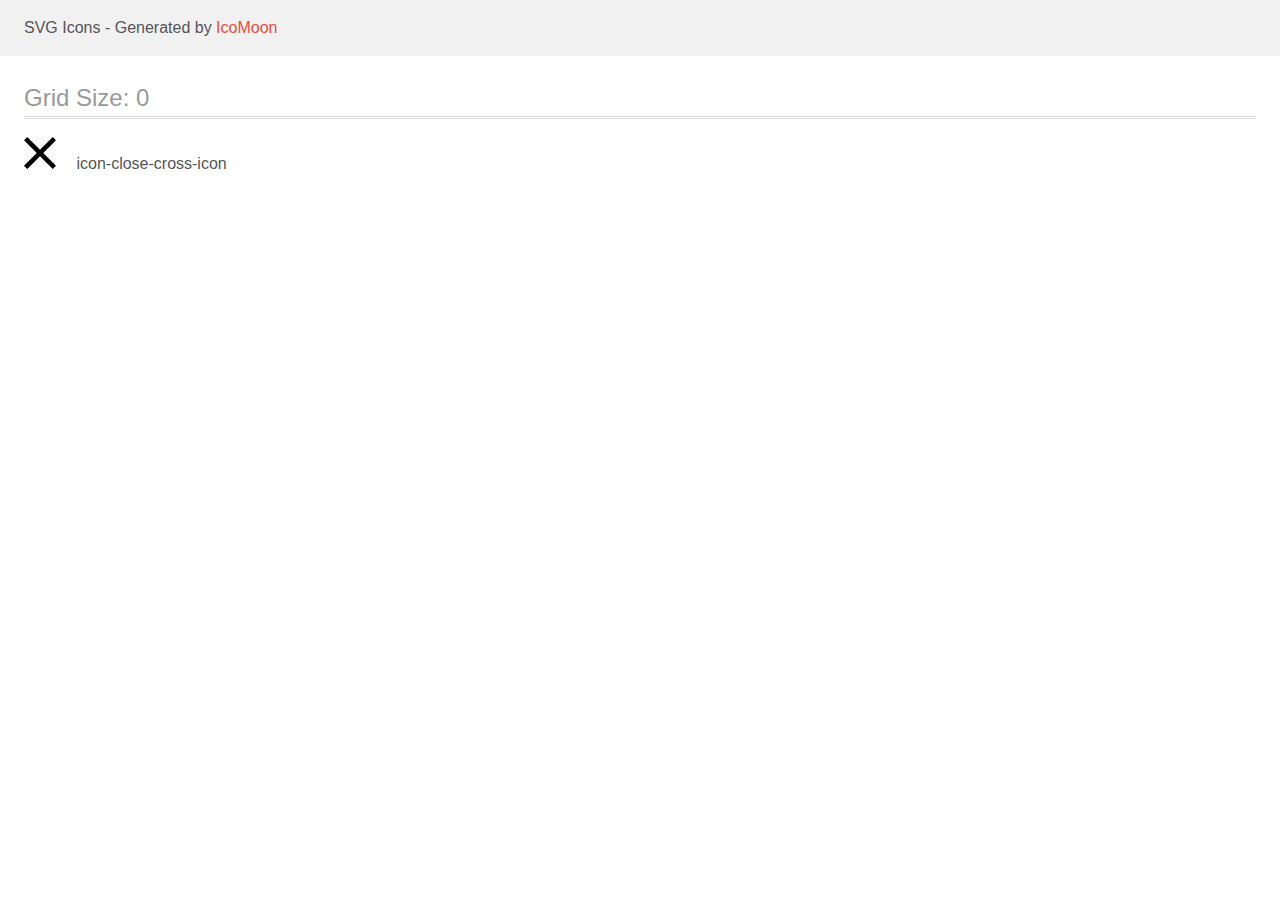
<file: sources/sprite-close-cross/demo.html>
<!doctype html>
<html>
<head>
    <title>IcoMoon - SVG Icons</title>
    <meta charset="utf-8">
    <meta name="viewport" content="width=device-width, initial-scale=1">
    <link rel="stylesheet" href="demo-files/demo.css">
    <link rel="stylesheet" href="style.css">
</head>
<body>
<svg aria-hidden="true" style="position: absolute; width: 0; height: 0; overflow: hidden;" version="1.1" xmlns="http://www.w3.org/2000/svg" xmlns:xlink="http://www.w3.org/1999/xlink">
<defs>
<symbol id="icon-close-cross-icon" viewBox="0 0 32 32">
<path d="M32 3.223l-3.223-3.223-12.777 12.777-12.777-12.777-3.223 3.223 12.777 12.777-12.777 12.777 3.223 3.223 12.777-12.777 12.777 12.777 3.223-3.223-12.777-12.777 12.777-12.777z"></path>
</symbol>
</defs>
</svg>

<header class="bgc1 clearfix">
<div class="mhl">
    <p>SVG Icons - Generated by <a href="https://icomoon.io/app">IcoMoon</a></p>
</div>
</header>
    <div class="clearfix mhl ptl">
        <h1 class="mvm mtn fgc1">Grid Size: 0</h1>
        <div class="glyph fs1">
            <div class="clearfix pbs">
                <svg class="icon icon-close-cross-icon"><use xlink:href="#icon-close-cross-icon"></use></svg><span class="name"> icon-close-cross-icon</span>
            </div>
        </div>
  </div>
<script defer src="svgxuse.js"></script>
</body>
</html>
</file>
<file: css/styles.css>
:root {
    /*шрифти*/
    --main-font: Roboto, san-serif;

    /*кольори*/
    /*кольори фону*/
    --main-light: #ffffff; /*основний фон обох сторінок*/
    --main-dark: #2F303A; /*фон футера*/
    --secondary-dark: #F5F4FA; /*фон секції команди та кнопок на аркуші з портфоліо*/
    
    /*кольори шрифтів*/
    --main-font-color: #212121; /*колір заголовків*/
    --secondary-font-color: #757575; /*колір абзаців*/
    --accent-color: #2196F3; /*кольор логотипу та головних кнопок*/
    --header-logo-font-color: #000; /*колір у логотипі хедера*/
    --footer-contacts-font: rgba(255, 255, 255, 0.6);

        /*кольори рамок елементів*/
    --portfolio-item-border-color: #EEEEEE;

    /*кольори іконок*/
    --icon-color: #AFB1B8;

}


/* Решта коду */

body {
    font-family: var(--main-font);
    color: var(--main-font-color);
    font-size: 14px;
    background-color: var(--main-light);
    letter-spacing: 0.03em;
        
}

p,
h1,
h2,
h3,
h4,
h5,
h6 {
    margin: 0;
}

/* оформлення контейнерів для сторінок Index, Portfolio*/
.container {
    width: 1200px;

    padding-left: 15px;
    padding-right: 15px;

    margin-left: auto;
    margin-right: auto;

}


/*вимикнення маркерів у списках*/
*
.list {
    padding: 0;
    margin: 0;
    list-style-type: none; 
}                     


/*вимкнення підкреслення у посиланнях*/

.link {
    text-decoration: none;
}

/*скидання незаповненого простору у картинках - зміна блокового типу елемента*/
img {
    display: block;
}

/*оформлення тексту ЛОГОТИПУ у header and footer*/
.logo-text {
    font-family: Raleway;
    font-weight: 700;
    font-size: 26px;
    color: var(--accent-color);
    line-height: 1.19;
    
}

.top-logo-text {
    color: var(--header-logo-font-color);
}

.logo-text:focus {
outline-color: transparent;
}

.footer-logo-text {
    color: var(--main-light);
}

.footer-logo-text:focus {
    outline-color: transparent;

}

/*оформлення header */
header {
    border-bottom-width: 1px;
    border-bottom-style: solid;
    border-bottom-color: #ECECEC;
}

.container-header {
    display: flex;
    padding-top: 0px;
    padding-bottom: 0px;

    align-items: center;

}

.nav-link, .contact-link {
    position: relative;

    display: block;
    padding-top: 32px;
    padding-bottom: 32px;

    font-weight: 500;
    line-height: 1.14;
    color: var(--main-font-color);
    letter-spacing: 0.02em;

    transition: color 250ms cubic-bezier(0.4, 0, 0.2, 1);
}

.nav-link:hover {
    color: var(--accent-color);
}

.nav-link:focus {
    outline: none;
    color: var(--accent-color); 
}

.contact-link {
    color: var(--secondary-font-color);
    
    transition: color 250ms cubic-bezier(0.4, 0, 0.2, 1);
}

.contact-link:hover {
    color: var(--accent-color);
}

.contact-link:focus {
    outline: none;
    color: var(--accent-color);
}

/*оформлення посилання "Портфолио" у хеддері сторінки Portfolio */
.current {
    position: relative;

    display: block;
    padding-top: 32px;
    padding-bottom: 32px;

    font-weight: 500;
    line-height: 1.14;
    color: var(--accent-color);
    letter-spacing: 0.02em;
}

.current:focus {
    outline-color: transparent;
}
/*-----------------------------------------------*/

/*оформлення синього підкреслення активної сторінки у хедері*/
.underline::after,
.current::after {
    
    content: "";

    position: absolute;
    bottom: 0;

    display: block;
    width: 100%;
    height: 4px;
    border-radius: 2px;
    background-color: var(--accent-color);
}


/*вирівнювання елементів у header*/
.nav-menu {
    display: flex;
    align-items: center;
}

.main-nav {
    display: flex;
    margin-left: 94px;
}


/*встановлення відстаней між елементами навігації 
(вона однакова 50px, окрім крайнього - у нього 0 ЗАВЖДИ)*/

.main-nav .item+.item {
    margin-left: 50px;
}
/*АЛЬТЕРНАТИВНИЙ ВАРІАНТ:
.main-nav .item:not(last-child) {
    margin-right: 50px;
}
*/

.contacts-nav {
    display: flex;
    margin-left: auto;
}

.contacts-nav .item + .item {
    margin-left: 50px;
}

.contact-icon {
    /* розміри іконки згідно ДЗ задані в HTML-файлі

    width: 16px; 
    height: 12px;
    */
    margin-right: 10px;

    fill: currentColor;

    transition: fill 250ms cubic-bezier(0.4, 0, 0.2, 1);
}

.contact-icon:hover {
    fill:currentColor;
}

.contact-icon:focus {
    fill: currentColor;
}


/*оформлення заголовків до секцій*/

.section-title {
    font-size: 36px;
    line-height: 1.17;

    text-align: center;

    margin-top: 0;
    margin-bottom: 50px;
}

/*!!!!!! прихований заголовок !!!!!!*/
.visually-hidden {               
    position: absolute;
    width: 1px;
    height: 1px;
    margin: -1px;
    border: 0;
    padding: 0;

    white-space: nowrap;
    clip-path: inset(100%);
    clip: rect(0 0 0 0);
    overflow: hidden;
}


                                    /*оформлення секції hero*/

.hero {
    padding-top: 200px;
    padding-bottom: 200px;
    /*margin-top: 2px;*/

    background-color: var(--main-dark);
    text-align: center;
}
    /*фонове зображення*/
.overlay {
    max-width: 1600px;
    height: 600px;
    margin-right: auto;
    margin-left: auto;
    
    background-image: linear-gradient(
                            to right,
                            rgba(47, 48, 58, 0.4),
                            rgba(47, 48, 58, 0.4)  
                            ),
                        url(../images/overlay-image.jpg);
    background-size: cover;
    background-position:center;
    background-repeat: no-repeat;
}

.hero-title {
    width: 696px;
    margin-top: 0;
    margin-bottom: 30px;
    margin-right: auto;
    margin-left: auto;

    color: var(--main-light);
    font-weight: 900;
    font-size: 44px;
    line-height: 1.36;
    letter-spacing: 0.06em;
    text-transform: uppercase;

    /*text-align: center;   - видаляємо та переносимо на батька - секцію .hero*/
}

.hero-btn {
    min-width: 160px;
    border: none;
    border-radius: 4px;
    background-color: var(--accent-color);

    /*padding: 10px 32px;*/
    padding-top: 10px;
    padding-bottom: 10px;
    padding-right: 32px;
    padding-left: 32px;

    /*margin: 0 4px 0 0;*/
    margin-top: 0;
    margin-bottom: 4px;
    margin-right: 0;
    margin-left: 0;

    font-weight: 700;
    font-size: 16px;
    line-height: 1.88;
    color: var(--main-light);
    /*text-align: center;   - видаляємо та переносимо на всю секцію*/

    cursor: pointer;
}


                        /*оформлення модального вікна*/
.backdrop {
    position: fixed;
    top: 0;
    left: 0;
    width: 100%;
    height: 100%;
    background-color: rgba(0, 0, 0, 0.2);

    opacity: 1;

    transition: opacity 250ms cubic-bezier(0.4, 0, 0.2, 1);

}

.backdrop.is-hidden {
    opacity:0;
    pointer-events: none;

}

.backdrop.is-hidden .modal {
    transform: translate(-50%, -50%) scale(0.8);

}


.modal {
    position: absolute;
    top: 50%;
    left: 50%;
    transform: translate(-50%, -50%) scale(1);

    width: 528px;
    height: 581px;

    padding: 8px;
    border-radius: 4px;

    background-color: #fff;

    transition: transform 250ms cubic-bezier(0.4, 0, 0.2, 1);
}

.close-modal-btn {
    position: absolute;
    top:8px;  
    right:8px;

    width: 30px;
    height: 30px;

    border-radius: 50%;
    border: 1px solid rgba(0, 0, 0, 0.1);
    background-color: transparent;

}


                        /*оформлення секції description*/
.description {
    padding-top: 94px;
    padding-bottom: 94px;
}

.description-list{
    display: flex;
}

.description-list .description-item + .description-item {
    margin-left: 30px;
}

.descr-icon-space {
    display: flex;
    padding-top: 25px;
    padding-bottom: 25px;
    margin-bottom: 30px;
    justify-content: center;
    border-radius: 4px;
    background-color: var(--secondary-dark);
}

.description-title {
    margin-top: 0;
    margin-bottom: 10px;
    font-size: 14px;
    line-height: 1.14;
    text-transform: uppercase;
}

.description-text {
    width: 270px;
    color: var(--secondary-font-color);
    line-height: 1.71;
    margin-bottom: 0;
}

/*оформлення секції info*/
.info {
    padding-bottom: 94px;
}

.info-list {
    display: flex;
    
}

.info-list .info-item + .info-item {
    margin-left: 30px;
}

.info-item {
    position: relative;
}
.info {
    display: block;
} 


.info-title {
    position:absolute;
    bottom:0;

    width: 100%;
    padding-top: 27px;
    padding-bottom: 27px;
    
    font-weight: 700;
    line-height: 1.17;
    text-transform: uppercase;
    text-align: center;
    color: var(--main-light);

    background-color: rgba(47, 48, 58, 0.8);

}

/*оформлення секції team*/

.team {
    padding-top: 94px;
    padding-bottom: 94px;

    background-color: var(--secondary-dark);

    text-align: center;
}

.team-list {
    display: flex;
    gap: 30px;
   /* margin-left: -30px;*/
}

.team-item {
    flex-basis: calc(100%/4-30px);
    box-shadow: 0px 1px 3px rgba(0, 0, 0, 0.12), 
                0px 1px 1px rgba(0, 0, 0, 0.14), 
                0px 2px 1px rgba(0, 0, 0, 0.2);
    
    background-color: #fff;
    border-radius: 0px 0px 4px 4px;

    /*border: 1px solid var(--main-light);*/
}

.team-border {
    padding-top: 30px;
    padding-bottom: 30px;
}

.team-name {
    margin-bottom: 10px;
    
    font-weight: 500;
    font-size: 16px;
    line-height: 1.19;
}

.team-position {
    margin-bottom: 16px;    
    color: var(--secondary-font-color);
    font-size: 16px;
    line-height: 1.19;
}


/*блок іконок соціальних мереж у картці члена команди*/
.social-icon-list {
    display: flex;
    justify-content: center;
    margin-left: auto;
    margin-right: auto;
    
}

.social-icon-area {
    width: 44px;
    height: 44px;
}

.social-icon-area + .social-icon-area {
    margin-left: 10px;
}

.social-link {
display: flex;
justify-content: center;
align-items: center;
width: 100%;
height: 100%;
border-radius: 50%;
background-color: var(--main-light);

transition: background-color 250ms cubic-bezier(0.4, 0, 0.2, 1);
}

.social-link:hover, .social-link:focus {
    background-color: var(--accent-color);
}

.social-icon {
    fill: var(--icon-color);

    transition: fill 250ms cubic-bezier(0.4, 0, 0.2, 1);
}

.social-link:hover .social-icon,
.social-link:focus .social-icon {
    fill: var(--main-light);
}


/*оформлення секції our-clients*/

.container-clients {
    padding-top: 94px;
    padding-bottom: 94px;
}

.client-icon-list {
    display: flex;
    justify-content: center;
    margin-left: auto;
    margin-right: auto;
}

.client-item {
    width: 170px;
    height: 92px;

    background-color: #fff;
}

.client-item + .client-item {
    margin-left: 30px;
}

.client-link {
    display: flex;
    justify-content: center;
    align-items: center;
    width: 100%;
    height: 100%;

    border: 1px solid var(--icon-color);
    border-radius: 4px;
    
    background-color: var(--main-light);

    transition: border 250ms cubic-bezier(0.4, 0, 0.2, 1);
}

.client-link:hover, 
.client-link:focus {
    border: 1px solid var(--accent-color);
}

.client-icon {
    fill: var(--icon-color);

    transition: fill 250ms cubic-bezier(0.4, 0, 0.2, 1);
}

.client-link:hover .client-icon,
.client-link:focus .client-icon {
    fill: var(--accent-color);
}


                                        /*оформлення footer*/

.footer-section {
    padding-top: 60px;
    padding-bottom: 60px;

    background-color: var(--main-dark);
}

.container-footer{
    display: flex;
}


#contacts {
    display: block;
    margin-top: 20px;
    padding: 0;

    font-style: normal;
}

.list .contact-item + .contact-item {
    margin-top: 9px;
}

.post-address {
    display: inline-block;
    
    line-height: 1.5;                          /*змінено з 1.71 на 1.5*/
    color: var(--main-light);

    transition: color 250ms cubic-bezier(0.4, 0, 0.2, 1);
}

.post-address:hover {
    color: var(--accent-color);

}

.post-address:focus {
    outline-color: transparent;
    color: var(--accent-color);

}

.footer-contacts-text {    
    line-height: 1.5;                            /*змінено з 1.71 на 1.5*/
    color: var(--footer-contacts-font);

    transition: color 250ms cubic-bezier(0.4, 0, 0.2, 1);
}

.footer-contacts-text:hover {
    color: var(--accent-color);
}

.footer-contacts-text:focus {
    outline-color: transparent;
    color: var(--accent-color);

}


/*блок іконок соціальних мереж у footer*/

.footer-soc-link-block {
    padding-top: 12px;
    margin-left: 70px;
}

.footer-title {
    margin-bottom: 20px;
    font-weight: 700;
    line-height: 16px;
    color: var(--main-light);
}

.footer-social-link {
    display: flex;
    justify-content: center;
    align-items: center;
    width: 100%;
    height: 100%;
    border-radius: 50%;
    background-color: rgba(255, 255, 255, 0.1);

    transition: background-color 250ms cubic-bezier(0.4, 0, 0.2, 1);
}

.footer-social-icon {
    fill: var(--main-light);

}

.footer-social-link:hover,
.footer-social-link:focus {
    background-color: var(--accent-color);
}


                /*Portfolio.html*/

/* оформлення меню кнопок сторінки Portfolio.html*/
.portfolio {
    padding-top:94px;
    padding-bottom: 94px;
}

.filter-button-list {
    display: flex;
    justify-content: center;
    margin-bottom: 50px;    
}

.button-list-item + .button-list-item {
    margin-left: 8px;
}

.filter-button {
    cursor: pointer;
    background-color: var(--secondary-dark);
    font-weight: 500;
    font-size: 16px;
    line-height: 1.62;
    padding: 6px 22px;
    border: transparent;
    border-radius: 4px;
    font-family: inherit;

    transition: background-color 250ms cubic-bezier(0.4, 0, 0.2, 1),
                color 250ms cubic-bezier(0.4, 0, 0.2, 1);
}

.filter-button:hover {
    background-color: var(--accent-color);
    color: var(--main-light);
    filter: drop-shadow(0px 4px 4px rgba(0, 0, 0, 0.25));

}

.filter-button:focus {
    background-color: var(--accent-color);
    color: var(--main-light);
    outline-color: transparent;
    filter: drop-shadow(0px 4px 4px rgba(0, 0, 0, 0.25));
}

.active {
    background-color: var(--accent-color);
    color: var(--main-light);
}



/*оформлення сітки головної секції сторінки Portfolio*/

.portfolio-list {
    display: flex;
    flex-wrap: wrap;
    gap: 30px;
    cursor: pointer;

}
/*-----------------------------------------------------------------------
АЛЬТЕРНАТИВНИЙ ВАРІАНТ оформлення сітки карток портфоліо (складніший):
.portfolio-list {
    display: flex;
    flex-wrap: wrap;
    margin-left: -30px;
}
.portfolio-item {
    flex-basis: calc(100%/3-30px);
    margin-left: 30px;
    margin-bottom: 30px;
    }
+прибрати відступи у нижнього ряду карток
-------------------------------------------------------------------------*/

.portfolio-item-link {
    display: block;
    color: inherit;
}


.portfolio-img-thumb {
    position: relative;

    overflow: hidden;  /*ховаєвомо ту частину виїжджаючого оверлей, 
                         яка знаходиться за межами картинки у картці портфоліо*/ 
}

/*оформлення оверлей*/
.thunmb-descr {
    position: absolute;
    bottom:0;
    width: 100%;
    height: 100%;

    display: flex;
    padding: 24px;
    align-items: center;

    font-style: normal;
    font-weight: 400;
    font-size: 18px;
    line-height: 156%;
    color: #FFF;
    background-color: rgba(33, 150, 243, 0.9);

    transform: translateY(100%);
    transition: transform 250ms cubic-bezier(0.4, 0, 0.2, 1),
                opacity 250ms cubic-bezier(0.4, 0, 0.2, 1);

    opacity: 0;
    
}

.portfolio-item-link {
    transition: box-shadow 250ms cubic-bezier(0.4, 0, 0.2, 1);
}

.portfolio-item-link:hover,
.portfolio-item-link:focus {
    box-shadow: 0px 1px 1px rgba(0, 0, 0, 0.12),
                0px 4px 4px rgba(0, 0, 0, 0.06),
                1px 4px 6px rgba(0, 0, 0, 0.16);
}

.portfolio-item-link:hover .thunmb-descr,
.portfolio-item-link:focus .thunmb-descr {
    transform: translateY(0);
    opacity:1;
}
/*кінець оформлення виїжджаючого оверлей*/



.portfolio-border {
    padding-top: 20px;
    padding-bottom: 20px;
    padding-right: 24px;
    padding-left: 24px;
    border: 1px solid var(--portfolio-item-border-color);
    border-top: none;
}

.portfolio-title {
    margin-bottom: 4px;
    font-size: 18px;
    line-height: 2;
    letter-spacing: 0.06em;
}

.portfolio-description {
    margin: 0;
    color: var(--secondary-font-color);
    font-size: 16px;
    line-height: 1.88;
}
</file>
<file: sources/icomoon-sprite-2/demo-files/demo.css>
body {
  padding: 0;
  margin: 0;
  font-family: sans-serif;
  font-size: 1em;
  line-height: 1.5;
  color: #555;
  background: #fff;
}
h1 {
  font-size: 1.5em;
  font-weight: normal;
  box-shadow: 0 1px #ddd, 0 2px #fff, 0 3px #ddd;
}
small {
  font-size: .66666667em;
}
a {
  color: #e74c3c;
  text-decoration: none;
}
a:hover, a:focus {
  box-shadow: 0 1px #e74c3c;
}
.bshadow0, input {
  box-shadow: inset 0 -2px #e7e7e7;
}
input:hover {
  box-shadow: inset 0 -2px #ccc;
}
input, fieldset {
  font-size: 1em;
  margin: 0;
  padding: 0;
  border: 0;
}
input {
  color: inherit;
  line-height: 1.5;
  height: 1.5em;
  padding: .25em 0;
}
input:focus {
  outline: none;
  box-shadow: inset 0 -2px #449fdb;
}
.glyph {
  font-size: 16px;
  margin-right: 1.5em;
  float: left;
  width: 6em;
}
svg {
  color: #000;
}
.liga {
  width: 80%;
  width: calc(100% - 2.5em);
}
.talign-right {
  text-align: right;
}
.talign-center {
  text-align: center;
}
.bgc1 {
  background: #f1f1f1;
}
.fgc0 {
  color: #000;
}
.fgc1 {
  color: #999;
}
p {
  margin-top: 1em;
  margin-bottom: 1em;
}
.mvm {
  margin-top: .75em;
  margin-bottom: .75em;
}
.mtn {
  margin-top: 0;
}
.mtl, .mal {
  margin-top: 1.5em;
}
.mbl, .mal {
  margin-bottom: 1.5em;
}
.mal, .mhl {
  margin-left: 1.5em;
  margin-right: 1.5em;
}
.mhmm {
  margin-left: 1em;
  margin-right: 1em;
}
.ptl {
  padding-top: 1.5em;
}
.pbs, .pvs {
  padding-bottom: .25em;
}
.pvs, .pts {
  padding-top: .25em;
}
.unit {
  float: left;
}
.unitRight {
  float: right;
}
.size1of2 {
  width: 50%;
}
.size1of1 {
  width: 100%;
}
.clearfix:before, .clearfix:after {
  content: " ";
  display: table;
}
.clearfix:after {
  clear: both;
}
.hidden-true {
  display: none;
}
.textbox0 {
  width: 3em;
  background: #f1f1f1;
  padding: .25em .5em;
  line-height: 1.5;
  height: 1.5em;
}
.fs0 {
  font-size: 16px;
}
.fs1 {
  font-size: 32px;
}
.name {
  font-size: 0.5em;
  margin-left: 1em;
}
</file>
<file: sources/icomoon-sprite-2/style.css>
.icon {
  display: inline-block;
  width: 1em;
  height: 1em;
  stroke-width: 0;
  stroke: currentColor;
  fill: currentColor;
}

/* ==========================================
Single-colored icons can be modified like so:
.icon-name {
  font-size: 32px;
  color: red;
}
========================================== */

.icon-client-logo-1 {
  width: 1.7666015625em;
}

.icon-client-logo-2 {
  width: 1.7666015625em;
}

.icon-client-logo-3 {
  width: 1.7666015625em;
}

.icon-client-logo-4 {
  width: 1.7666015625em;
}

.icon-client-logo-5 {
  width: 1.7666015625em;
}

.icon-client-logo-6 {
  width: 1.7666015625em;
}

.icon-envelope {
  width: 1.3330078125em;
}

.icon-smartphone {
  width: 0.625em;
}
</file>
<file: sources/sprite-close-cross/demo-files/demo.css>
body {
  padding: 0;
  margin: 0;
  font-family: sans-serif;
  font-size: 1em;
  line-height: 1.5;
  color: #555;
  background: #fff;
}
h1 {
  font-size: 1.5em;
  font-weight: normal;
  box-shadow: 0 1px #ddd, 0 2px #fff, 0 3px #ddd;
}
small {
  font-size: .66666667em;
}
a {
  color: #e74c3c;
  text-decoration: none;
}
a:hover, a:focus {
  box-shadow: 0 1px #e74c3c;
}
.bshadow0, input {
  box-shadow: inset 0 -2px #e7e7e7;
}
input:hover {
  box-shadow: inset 0 -2px #ccc;
}
input, fieldset {
  font-size: 1em;
  margin: 0;
  padding: 0;
  border: 0;
}
input {
  color: inherit;
  line-height: 1.5;
  height: 1.5em;
  padding: .25em 0;
}
input:focus {
  outline: none;
  box-shadow: inset 0 -2px #449fdb;
}
.glyph {
  font-size: 16px;
  margin-right: 1.5em;
  float: left;
  width: 7em;
}
svg {
  color: #000;
}
.liga {
  width: 80%;
  width: calc(100% - 2.5em);
}
.talign-right {
  text-align: right;
}
.talign-center {
  text-align: center;
}
.bgc1 {
  background: #f1f1f1;
}
.fgc0 {
  color: #000;
}
.fgc1 {
  color: #999;
}
p {
  margin-top: 1em;
  margin-bottom: 1em;
}
.mvm {
  margin-top: .75em;
  margin-bottom: .75em;
}
.mtn {
  margin-top: 0;
}
.mtl, .mal {
  margin-top: 1.5em;
}
.mbl, .mal {
  margin-bottom: 1.5em;
}
.mal, .mhl {
  margin-left: 1.5em;
  margin-right: 1.5em;
}
.mhmm {
  margin-left: 1em;
  margin-right: 1em;
}
.ptl {
  padding-top: 1.5em;
}
.pbs, .pvs {
  padding-bottom: .25em;
}
.pvs, .pts {
  padding-top: .25em;
}
.unit {
  float: left;
}
.unitRight {
  float: right;
}
.size1of2 {
  width: 50%;
}
.size1of1 {
  width: 100%;
}
.clearfix:before, .clearfix:after {
  content: " ";
  display: table;
}
.clearfix:after {
  clear: both;
}
.hidden-true {
  display: none;
}
.textbox0 {
  width: 3em;
  background: #f1f1f1;
  padding: .25em .5em;
  line-height: 1.5;
  height: 1.5em;
}
.fs0 {
  font-size: 16px;
}
.fs1 {
  font-size: 32px;
}
.name {
  font-size: 0.5em;
  margin-left: 1em;
}
</file>
<file: sources/sprite-close-cross/style.css>
.icon {
  display: inline-block;
  width: 1em;
  height: 1em;
  stroke-width: 0;
  stroke: currentColor;
  fill: currentColor;
}

/* ==========================================
Single-colored icons can be modified like so:
.icon-name {
  font-size: 32px;
  color: red;
}
========================================== */
</file>
